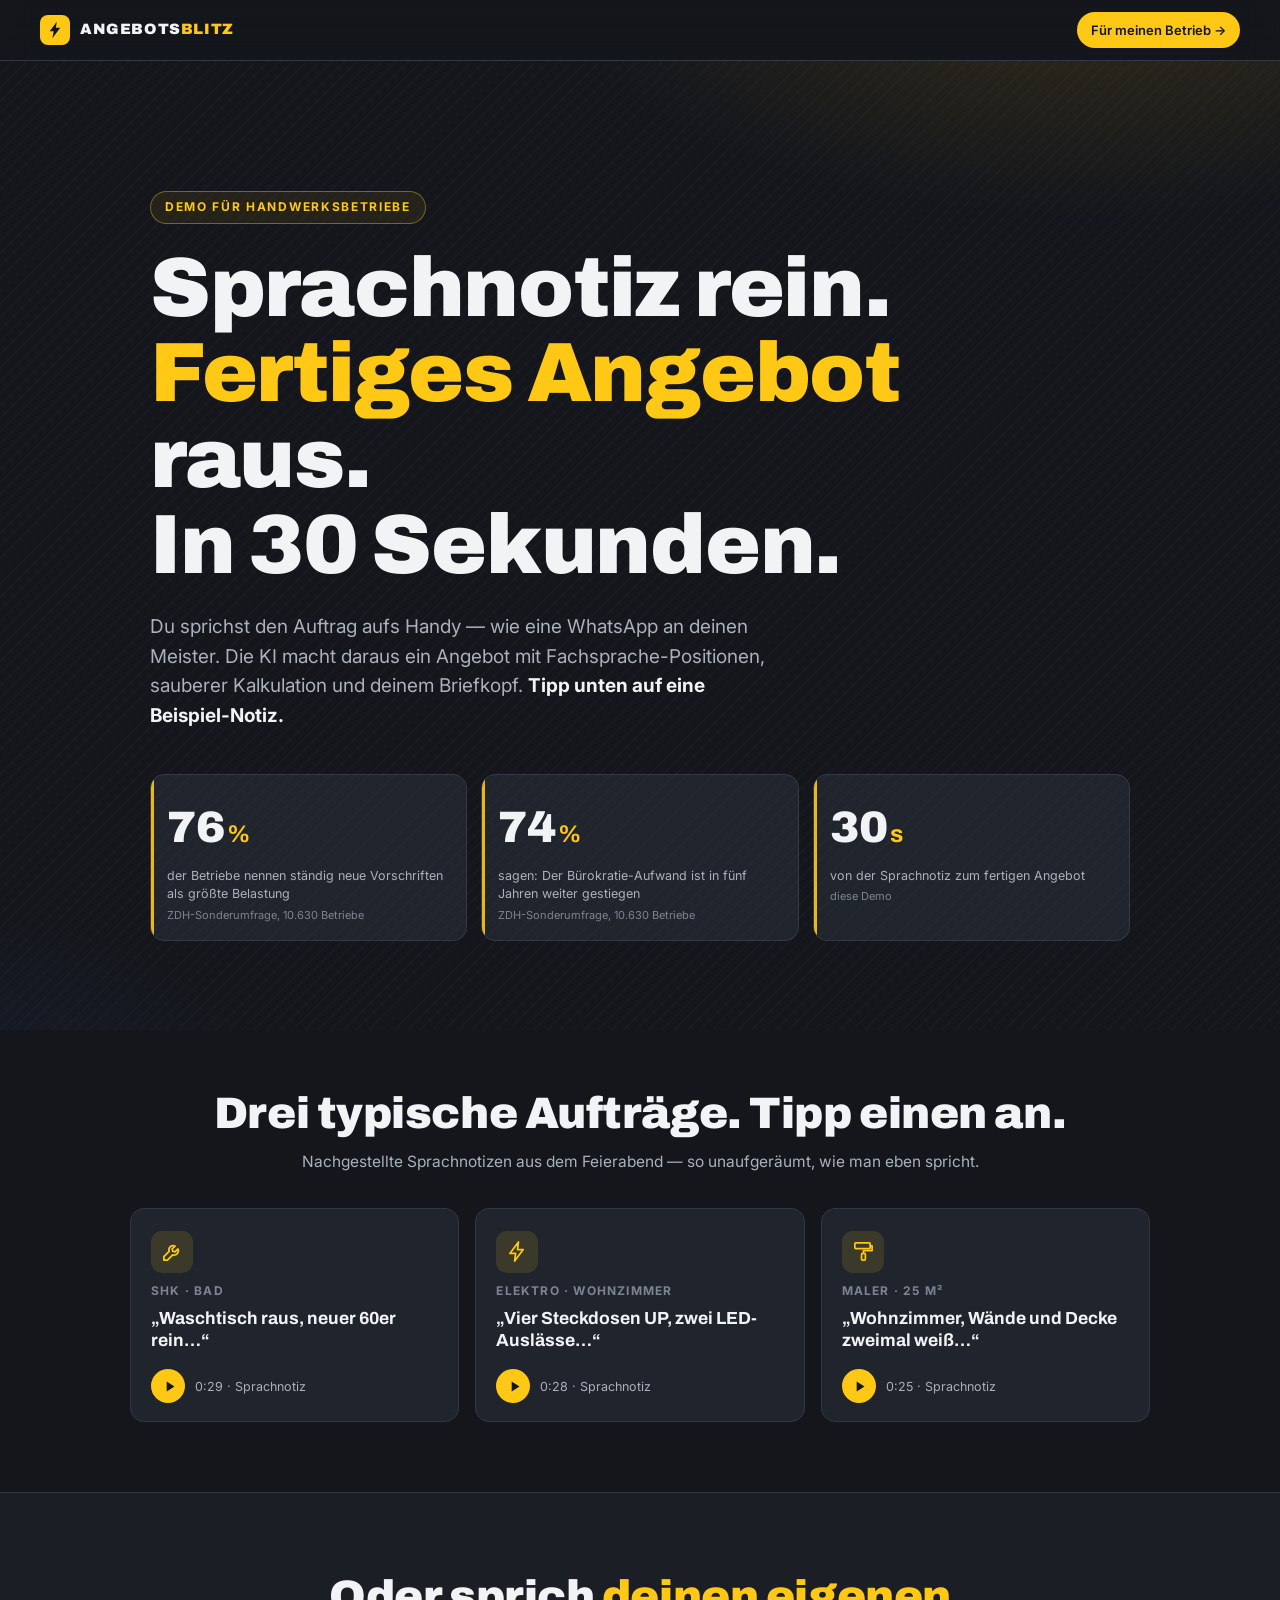
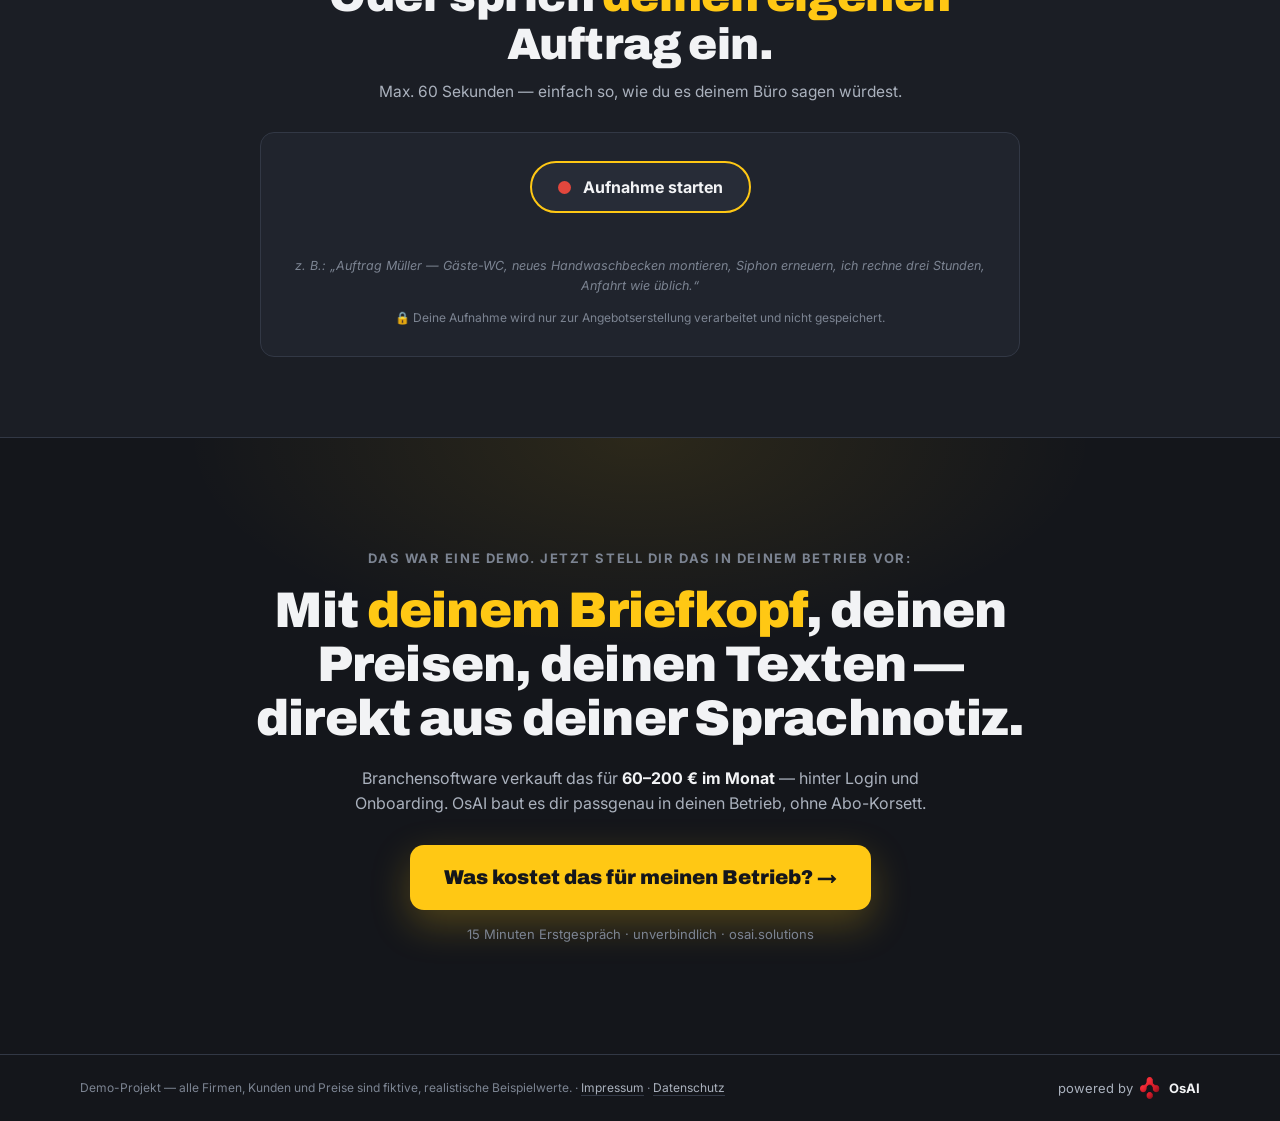
<file: index.html>
<!DOCTYPE html>
<html lang="de">
<head>
  <meta charset="UTF-8">
  <meta name="viewport" content="width=device-width, initial-scale=1.0">
  <title>Angebots-Blitz — Sprachnotiz rein, fertiges Angebot raus. In 30 Sekunden.</title>
  <meta name="description" content="Handwerker-Demo: Eine Sprachnotiz wird in ~30 Sekunden zu einem fertigen, professionellen Angebot — Fachsprache-Positionen, Material/Lohn getrennt, Netto/USt/Brutto, PDF. Powered by OsAI.">
  <meta property="og:title" content="Angebots-Blitz — Sprachnotiz → fertiges Angebot in 30 Sekunden">
  <meta property="og:description" content="Branchenumfragen zufolge ist Bürokratie die Top-Last im Handwerk. Diese Demo zeigt: Angebot schreiben muss kein Feierabend-Killer sein.">
  <meta property="og:type" content="website">
  <meta property="og:url" content="https://angebots-blitz.demo.osai.solutions/">
  <meta property="og:image" content="https://angebots-blitz.demo.osai.solutions/assets/img/og.png">
  <meta property="og:locale" content="de_DE">
  <meta name="twitter:card" content="summary_large_image">
  <link rel="icon" href="data:image/svg+xml,<svg xmlns='http://www.w3.org/2000/svg' viewBox='0 0 100 100'><rect width='100' height='100' rx='20' fill='%2316181d'/><path d='M58 12 26 56h18l-6 32 36-48H54l4-28z' fill='%23ffc814'/></svg>">
  <link rel="preconnect" href="https://fonts.googleapis.com">
  <link rel="preconnect" href="https://fonts.gstatic.com" crossorigin>
  <link href="https://fonts.googleapis.com/css2?family=Archivo:wght@500;700;900&family=Inter:wght@400;500;600;700&display=swap" rel="stylesheet">
  <link rel="stylesheet" href="assets/css/style.css">
</head>
<body>

  <!-- ===== Topbar ===== -->
  <header class="topbar">
    <a class="topbar-brand" href="#top">
      <span class="blitz-mark" aria-hidden="true">
        <svg viewBox="0 0 100 100"><path d="M58 12 26 56h18l-6 32 36-48H54l4-28z" fill="currentColor"/></svg>
      </span>
      <span class="topbar-word">ANGEBOTS<em>BLITZ</em></span>
    </a>
    <a class="topbar-cta" href="https://osai.solutions?utm_source=angebots-blitz" target="_blank" rel="noopener">Für meinen Betrieb&nbsp;→</a>
  </header>

  <main id="top">

    <!-- ===== Hero ===== -->
    <section class="hero">
      <div class="hero-inner">
        <p class="hero-kicker reveal">Demo für Handwerksbetriebe</p>
        <h1 class="hero-claim reveal">Sprachnotiz rein.<br><span class="accent">Fertiges Angebot</span> raus.<br>In 30&nbsp;Sekunden.</h1>
        <p class="hero-sub reveal">Du sprichst den Auftrag aufs Handy — wie eine WhatsApp an deinen Meister. Die KI macht daraus ein Angebot mit Fachsprache-Positionen, sauberer Kalkulation und deinem Briefkopf. <strong>Tipp unten auf eine Beispiel-Notiz.</strong></p>
        <div class="hero-stats reveal">
          <div class="stat"><span class="stat-num" data-count="76">0</span><span class="stat-unit">%</span><span class="stat-label">der Betriebe nennen ständig neue Vorschriften als größte Belastung<span class="stat-src">ZDH-Sonderumfrage, 10.630 Betriebe</span></span></div>
          <div class="stat"><span class="stat-num" data-count="74">0</span><span class="stat-unit">%</span><span class="stat-label">sagen: Der Bürokratie-Aufwand ist in fünf Jahren weiter gestiegen<span class="stat-src">ZDH-Sonderumfrage, 10.630 Betriebe</span></span></div>
          <div class="stat"><span class="stat-num" data-count="30">0</span><span class="stat-unit">s</span><span class="stat-label">von der Sprachnotiz zum fertigen Angebot<span class="stat-src">diese Demo</span></span></div>
        </div>
      </div>
      <div class="hero-grain" aria-hidden="true"></div>
    </section>

    <!-- ===== Kacheln ===== -->
    <section class="tiles-section" id="kacheln">
      <h2 class="section-title reveal">Drei typische Aufträge.<br class="mobile-br"> Tipp einen an.</h2>
      <p class="section-sub reveal">Nachgestellte Sprachnotizen aus dem Feierabend — so unaufgeräumt, wie man eben spricht.</p>
      <div class="tiles">
        <button class="tile reveal" data-scenario="shk" data-testid="tile-shk">
          <span class="tile-icon" aria-hidden="true"><svg viewBox="0 0 24 24" fill="none" stroke="currentColor" stroke-width="1.8" stroke-linecap="round" stroke-linejoin="round"><path d="M14.7 6.3a4.5 4.5 0 0 0-6.2 5.5L3 17.3V21h3.7l5.5-5.5a4.5 4.5 0 0 0 5.5-6.2l-3 3-2.5-.6-.6-2.5 3.1-2.9z"/></svg></span>
          <span class="tile-trade">SHK · Bad</span>
          <span class="tile-title">„Waschtisch raus, neuer 60er rein…“</span>
          <span class="tile-meta"><span class="tile-play"><svg viewBox="0 0 24 24" fill="currentColor"><path d="M8 5v14l11-7z"/></svg></span><span class="tile-dur">0:29 · Sprachnotiz</span></span>
        </button>
        <button class="tile reveal" data-scenario="elektro" data-testid="tile-elektro">
          <span class="tile-icon" aria-hidden="true"><svg viewBox="0 0 24 24" fill="none" stroke="currentColor" stroke-width="1.8" stroke-linecap="round" stroke-linejoin="round"><path d="M13 2 4 14h6l-1 8 9-12h-6l1-8z"/></svg></span>
          <span class="tile-trade">Elektro · Wohnzimmer</span>
          <span class="tile-title">„Vier Steckdosen UP, zwei LED-Auslässe…“</span>
          <span class="tile-meta"><span class="tile-play"><svg viewBox="0 0 24 24" fill="currentColor"><path d="M8 5v14l11-7z"/></svg></span><span class="tile-dur">0:28 · Sprachnotiz</span></span>
        </button>
        <button class="tile reveal" data-scenario="maler" data-testid="tile-maler">
          <span class="tile-icon" aria-hidden="true"><svg viewBox="0 0 24 24" fill="none" stroke="currentColor" stroke-width="1.8" stroke-linecap="round" stroke-linejoin="round"><path d="M19 3H5a1 1 0 0 0-1 1v4a1 1 0 0 0 1 1h14a1 1 0 0 0 1-1V4a1 1 0 0 0-1-1z"/><path d="M20 6h2v5h-9v3"/><rect x="11" y="14" width="4" height="7" rx="1"/></svg></span>
          <span class="tile-trade">Maler · 25 m²</span>
          <span class="tile-title">„Wohnzimmer, Wände und Decke zweimal weiß…“</span>
          <span class="tile-meta"><span class="tile-play"><svg viewBox="0 0 24 24" fill="currentColor"><path d="M8 5v14l11-7z"/></svg></span><span class="tile-dur">0:25 · Sprachnotiz</span></span>
        </button>
      </div>
    </section>

    <!-- ===== Demo-Stage ===== -->
    <section class="stage-section" id="demo" hidden>
      <div class="stage-tabs" id="stage-tabs" data-testid="stage-tabs">
        <button class="stage-tab" data-scenario="shk" type="button">SHK · Bad</button>
        <button class="stage-tab" data-scenario="elektro" type="button">Elektro</button>
        <button class="stage-tab" data-scenario="maler" type="button">Maler</button>
      </div>
      <div class="stage">
        <!-- Sprachnotiz / Transkript -->
        <div class="voice-panel" data-testid="voice-panel">
          <div class="voice-head">
            <span class="voice-avatar" aria-hidden="true"><svg viewBox="0 0 24 24" fill="none" stroke="currentColor" stroke-width="1.8" stroke-linecap="round"><rect x="9" y="2" width="6" height="12" rx="3"/><path d="M5 10a7 7 0 0 0 14 0M12 17v4"/></svg></span>
            <div class="voice-title-wrap">
              <span class="voice-title" id="voice-title">Sprachnotiz</span>
              <span class="voice-state" id="voice-state">wird transkribiert …</span>
            </div>
            <span class="voice-wave" id="voice-wave" aria-hidden="true"><i></i><i></i><i></i><i></i><i></i></span>
          </div>
          <p class="voice-transcript" id="voice-transcript" data-testid="transcript" aria-live="polite"></p>
          <div class="ki-steps" id="ki-steps" aria-live="polite"></div>
          <button class="skip-btn" id="skip-btn" data-testid="skip-btn" type="button" hidden>Direkt zum Ergebnis&nbsp;»</button>
        </div>

        <!-- Dokument-Viewer -->
        <div class="doc-wrap">
          <div class="doc-toolbar" id="doc-toolbar">
            <div class="brand-switch" id="brand-switch" data-testid="brand-switch">
              <span class="brand-switch-label">Briefkopf:</span>
              <div class="brand-chips" id="brand-chips"></div>
            </div>
            <button class="pdf-btn" id="pdf-btn" data-testid="pdf-btn" type="button">
              <svg viewBox="0 0 24 24" fill="none" stroke="currentColor" stroke-width="2" stroke-linecap="round" stroke-linejoin="round"><path d="M12 3v12m0 0 4-4m-4 4-4-4M4 17v2a2 2 0 0 0 2 2h12a2 2 0 0 0 2-2v-2"/></svg>
              Als PDF speichern
            </button>
          </div>

          <article class="doc" id="doc" data-testid="doc">
            <header class="doc-head">
              <div class="doc-brand">
                <span class="doc-logo" id="doc-logo">MH</span>
                <div class="doc-brand-text">
                  <strong id="doc-firm-name">Muster Haustechnik GmbH</strong>
                  <span id="doc-firm-tagline">Sanitär · Heizung · Klima</span>
                </div>
              </div>
              <div class="doc-firm-meta" id="doc-firm-meta">
                Werkstattring 14 · 71332 Waiblingen<br>
                Tel. 07151 / 98 76 54<br>
                info@muster-haustechnik.de
              </div>
            </header>

            <div class="doc-address-row">
              <div class="doc-address">
                <span class="doc-address-label" id="doc-sender-line">Muster Haustechnik GmbH · Werkstattring 14 · 71332 Waiblingen</span>
                <span id="doc-kunde">—</span>
              </div>
              <table class="doc-meta-table">
                <tr><td>Angebot Nr.</td><td id="doc-nr" data-testid="doc-nr">—</td></tr>
                <tr><td>Datum</td><td id="doc-datum">—</td></tr>
                <tr><td>Gültig bis</td><td id="doc-bindefrist">—</td></tr>
              </table>
            </div>

            <h2 class="doc-title">Angebot — <span id="doc-projekt">…</span></h2>
            <p class="doc-intro">Sehr geehrte Damen und Herren,<br>vielen Dank für Ihre Anfrage. Gerne bieten wir Ihnen die nachfolgenden Leistungen an:</p>

            <table class="doc-table" data-testid="doc-table">
              <thead>
                <tr><th>Pos.</th><th>Beschreibung</th><th class="num">Menge</th><th>Einheit</th><th class="num">EP&nbsp;€</th><th class="num">GP&nbsp;€</th></tr>
              </thead>
              <tbody id="doc-positions"></tbody>
            </table>

            <div class="doc-sums">
              <div class="doc-split" id="doc-split"></div>
              <table class="doc-sums-table">
                <tr><td>Summe netto</td><td class="num" id="sum-netto" data-testid="sum-netto">0,00&nbsp;€</td></tr>
                <tr><td>zzgl. 19&nbsp;% USt.</td><td class="num" id="sum-ust" data-testid="sum-ust">0,00&nbsp;€</td></tr>
                <tr class="doc-total"><td>Gesamtbetrag</td><td class="num" id="sum-brutto" data-testid="sum-brutto">0,00&nbsp;€</td></tr>
              </table>
            </div>

            <div class="doc-terms" id="doc-terms">
              <p><strong>Bindefrist:</strong> Dieses Angebot ist 4 Wochen ab Angebotsdatum gültig.</p>
              <p><strong>Zahlungsbedingungen:</strong> Zahlbar innerhalb von 14 Tagen nach Rechnungserhalt ohne Abzug.</p>
              <p><strong>Gewährleistung:</strong> Es gelten die gesetzlichen Gewährleistungsfristen nach BGB. Ausführung nach den anerkannten Regeln der Technik.</p>
            </div>
            <div class="doc-sign">
              <p>Mit freundlichen Grüßen</p>
              <p class="doc-sign-name" id="doc-sign-name">Muster Haustechnik GmbH</p>
              <p class="doc-sign-meta" id="doc-sign-meta">USt-IdNr. DE 123 456 789 · Handwerksrolle: fiktiver Demo-Eintrag</p>
            </div>
            <div class="doc-demo-stamp" aria-hidden="true">DEMO</div>
          </article>

          <!-- So kalkuliert die KI -->
          <details class="calc-details reveal" id="calc-details" data-testid="calc-details">
            <summary>So kalkuliert die KI <svg viewBox="0 0 24 24" fill="none" stroke="currentColor" stroke-width="2.2" stroke-linecap="round"><path d="m6 9 6 6 6-6"/></svg></summary>
            <div class="calc-body">
              <p><strong>Stundenverrechnungssatz statt Bauchgefühl.</strong> Der Satz (hier z.&nbsp;B. 72&nbsp;€/h SHK, 68&nbsp;€/h Elektro) deckt nicht nur den Lohn, sondern auch Lohnnebenkosten, Fahrzeuge, Werkstatt, Verwaltung und Gewinn — deshalb liegt er deutlich über dem reinen Monteurlohn.</p>
              <p><strong>Material mit 15&nbsp;% Aufschlag.</strong> Auf Einkaufspreise kalkuliert die KI einen branchenüblichen Materialaufschlag von 15&nbsp;% ein — er deckt Beschaffung, Lagerung und Gewährleistungsrisiko.</p>
              <p><strong>Material und Lohn getrennt</strong>, Anfahrt als eigene Position, Pauschalen nur wo üblich (Kleinmaterial, E-Check). So entsteht ein Angebot, das ein Meister unterschreiben würde.</p>
              <p class="calc-src">Preisniveau-Quellen: handwerk.cloud Stundensatz-Studie 2026 · MyHammer Preisradar. Alle Beträge dieser Demo sind realistische Beispielwerte, keine verbindliche Kalkulation.</p>
            </div>
          </details>
        </div>
      </div>
    </section>

    <!-- ===== Live-Pfad ===== -->
    <section class="live-section reveal" id="live">
      <div class="live-inner">
        <h2 class="section-title">Oder sprich <span class="accent">deinen eigenen</span> Auftrag ein.</h2>
        <p class="section-sub">Max. 60 Sekunden — einfach so, wie du es deinem Büro sagen würdest.</p>
        <div class="live-box" id="live-box">
          <button class="rec-btn" id="rec-btn" data-testid="rec-btn" type="button">
            <span class="rec-dot" aria-hidden="true"></span>
            <span class="rec-label" id="rec-label">Aufnahme starten</span>
          </button>
          <div class="rec-timer" id="rec-timer" hidden>0:00</div>
          <p class="live-status" id="live-status" data-testid="live-status"></p>
          <p class="live-hint">z.&nbsp;B.: „Auftrag Müller — Gäste-WC, neues Handwaschbecken montieren, Siphon erneuern, ich rechne drei Stunden, Anfahrt wie üblich.“</p>
          <p class="dsgvo-line">🔒 Deine Aufnahme wird nur zur Angebotserstellung verarbeitet und nicht gespeichert.</p>
        </div>
      </div>
    </section>

    <!-- ===== CTA ===== -->
    <section class="cta-section reveal" id="cta">
      <div class="cta-inner">
        <p class="cta-kicker">Das war eine Demo. Jetzt stell dir das in deinem Betrieb vor:</p>
        <h2 class="cta-claim">Mit <span class="accent">deinem Briefkopf</span>, deinen Preisen, deinen Texten — direkt aus deiner Sprachnotiz.</h2>
        <p class="cta-compare">Branchensoftware verkauft das für <strong>60–200&nbsp;€ im Monat</strong> — hinter Login und Onboarding. OsAI baut es dir passgenau in deinen Betrieb, ohne Abo-Korsett.</p>
        <a class="cta-btn" href="https://osai.solutions?utm_source=angebots-blitz" target="_blank" rel="noopener" data-testid="cta-btn">Was kostet das für meinen Betrieb?&nbsp;→</a>
        <p class="cta-sub">15 Minuten Erstgespräch · unverbindlich · osai.solutions</p>
      </div>
    </section>
  </main>

  <footer class="footer">
    <div class="footer-inner">
      <span class="footer-note">Demo-Projekt — alle Firmen, Kunden und Preise sind fiktive, realistische Beispielwerte. · <a class="footer-legal" href="impressum.html">Impressum</a> · <a class="footer-legal" href="datenschutz.html">Datenschutz</a></span>
      <a class="footer-brand" href="https://osai.solutions?utm_source=angebots-blitz" target="_blank" rel="noopener">
        powered by <img src="assets/img/osai-logo.png" alt="OsAI" width="22" height="22"> <strong>OsAI</strong>
      </a>
    </div>
  </footer>

  <script src="assets/js/scenarios.js"></script>
  <script src="assets/js/app.js"></script>
</body>
</html>
</file>
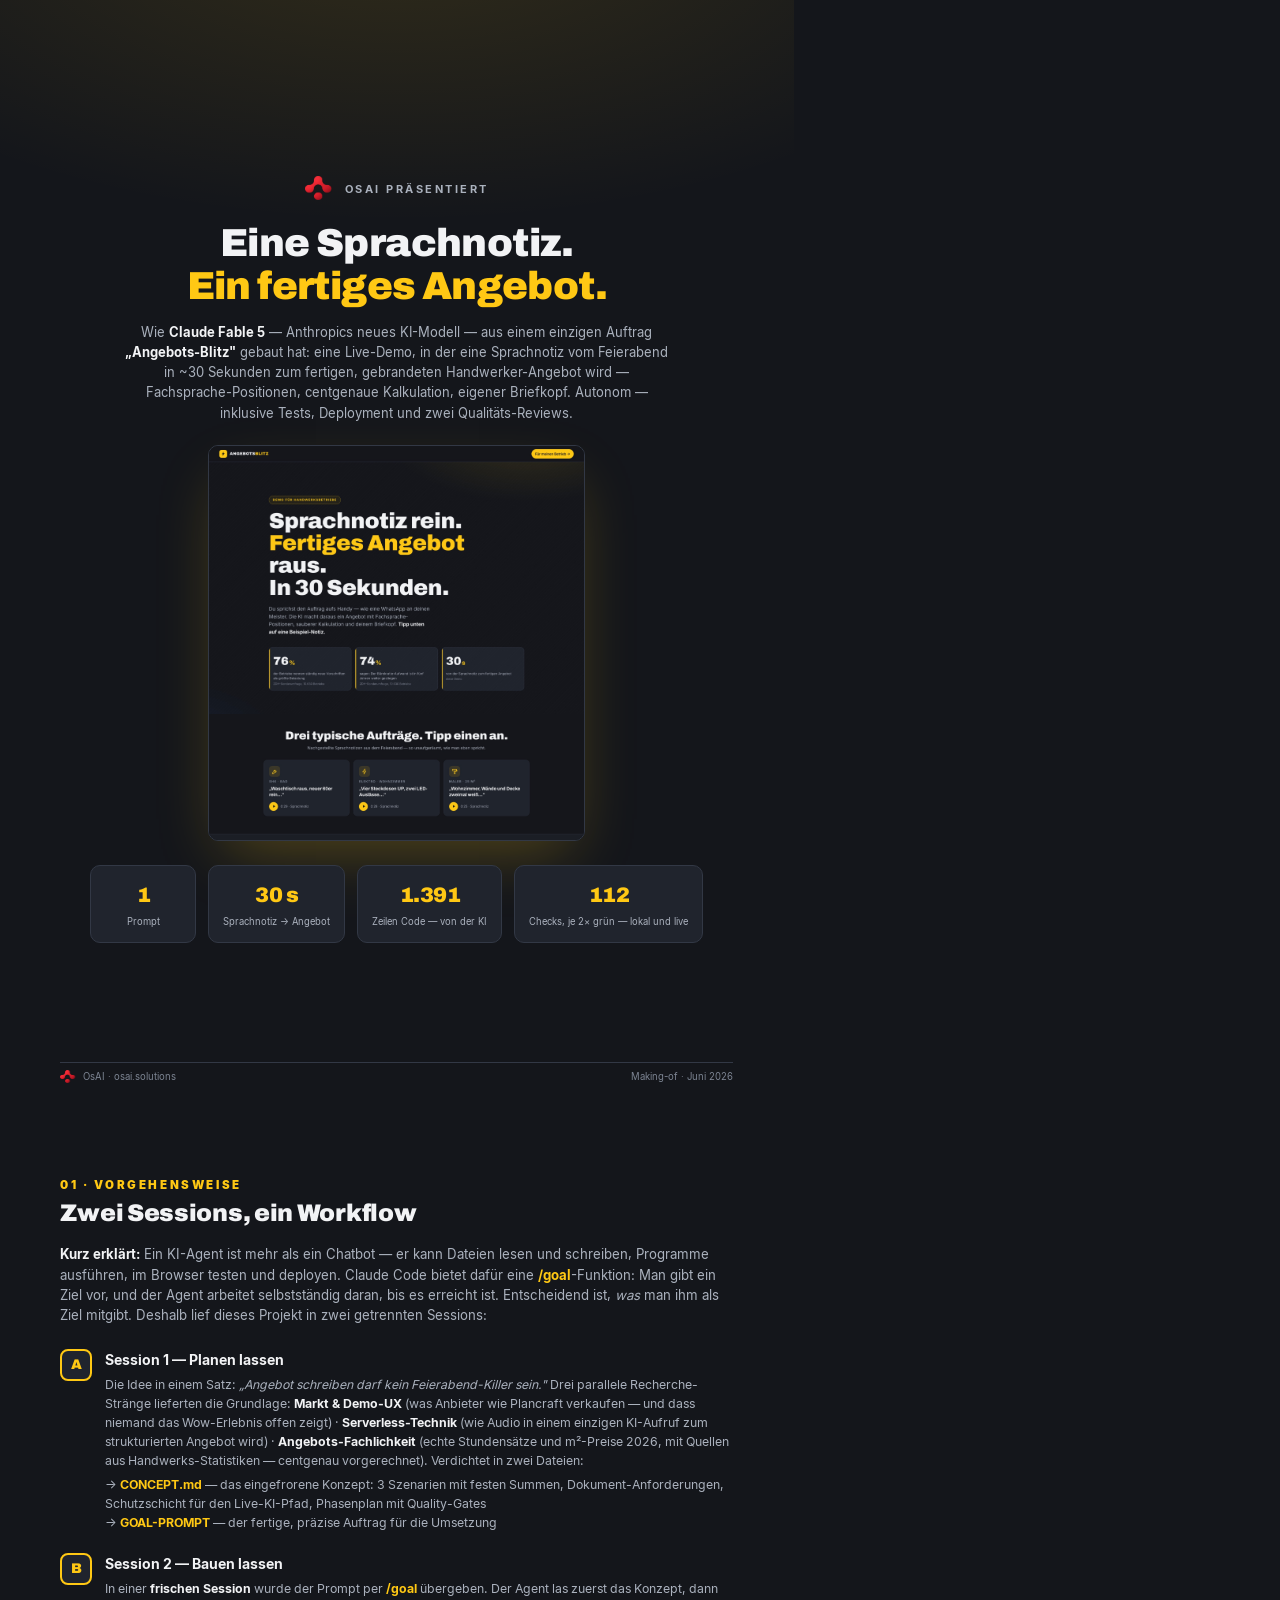
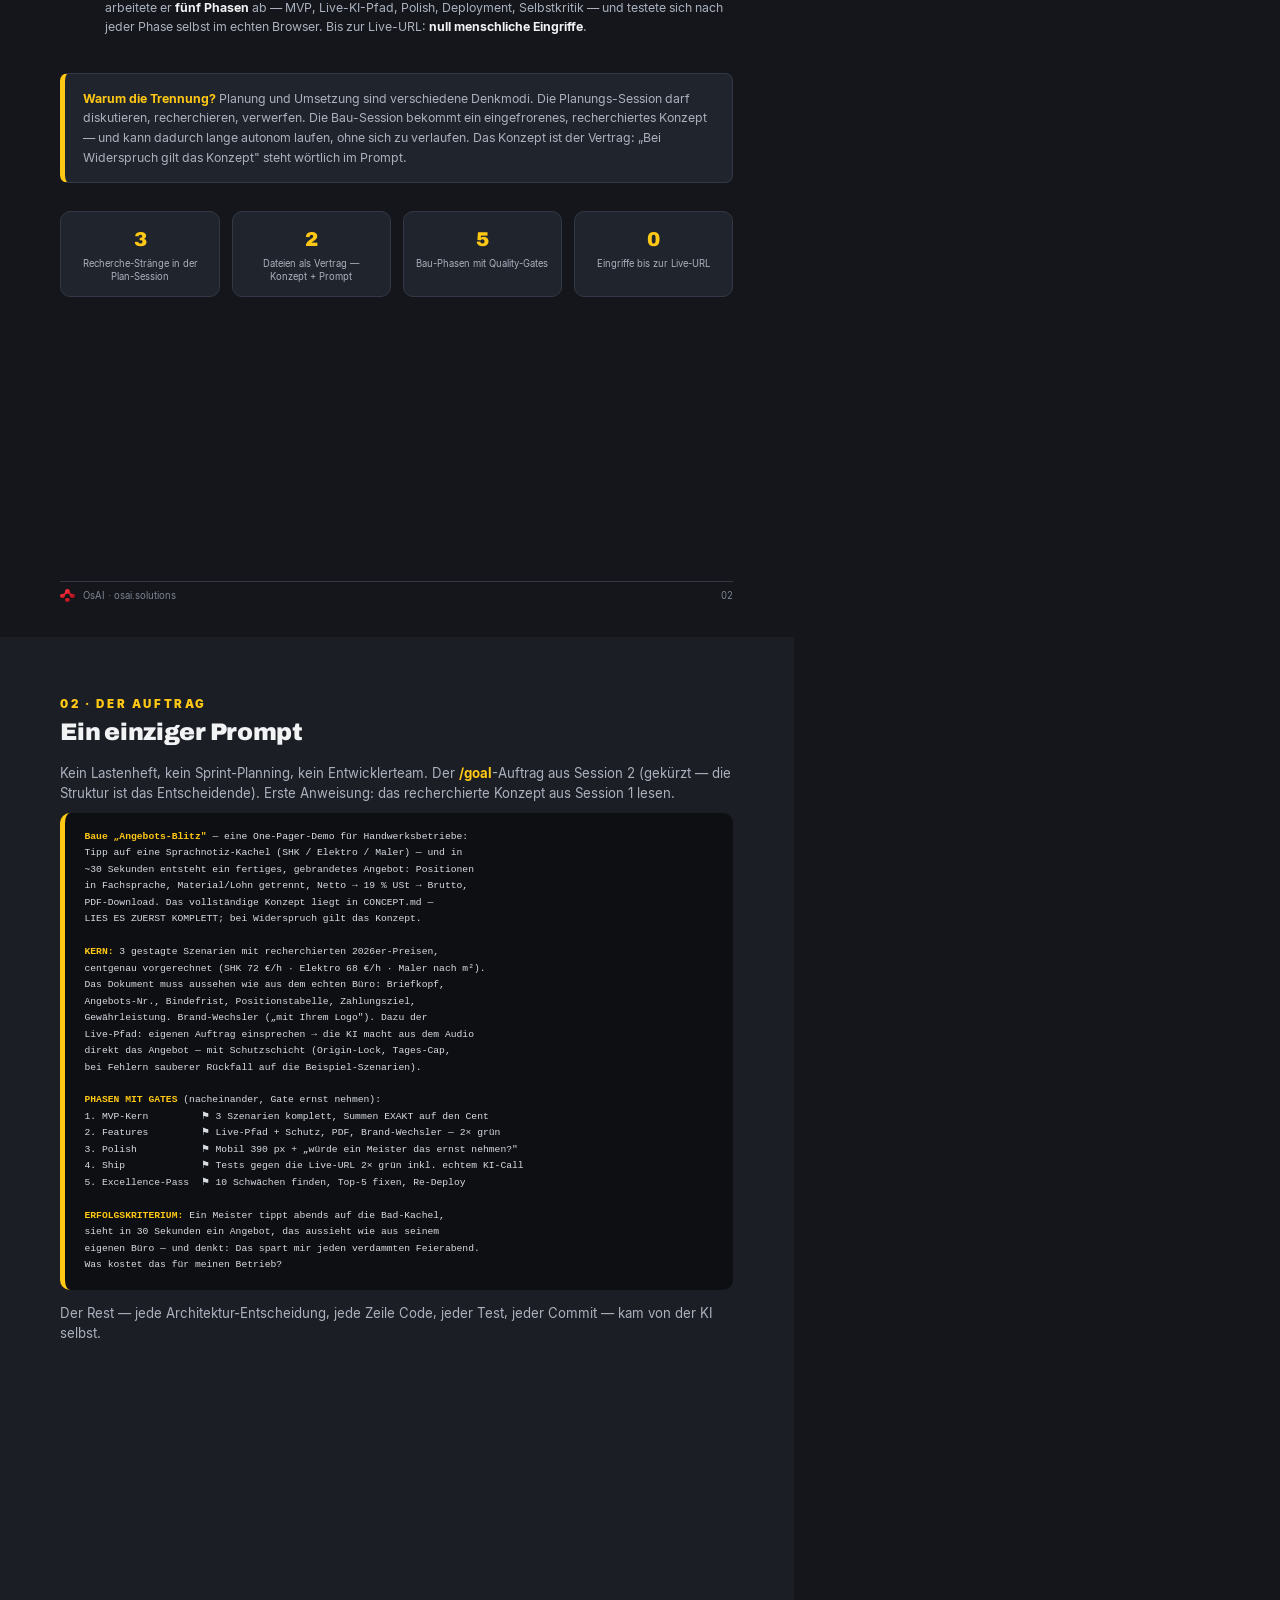
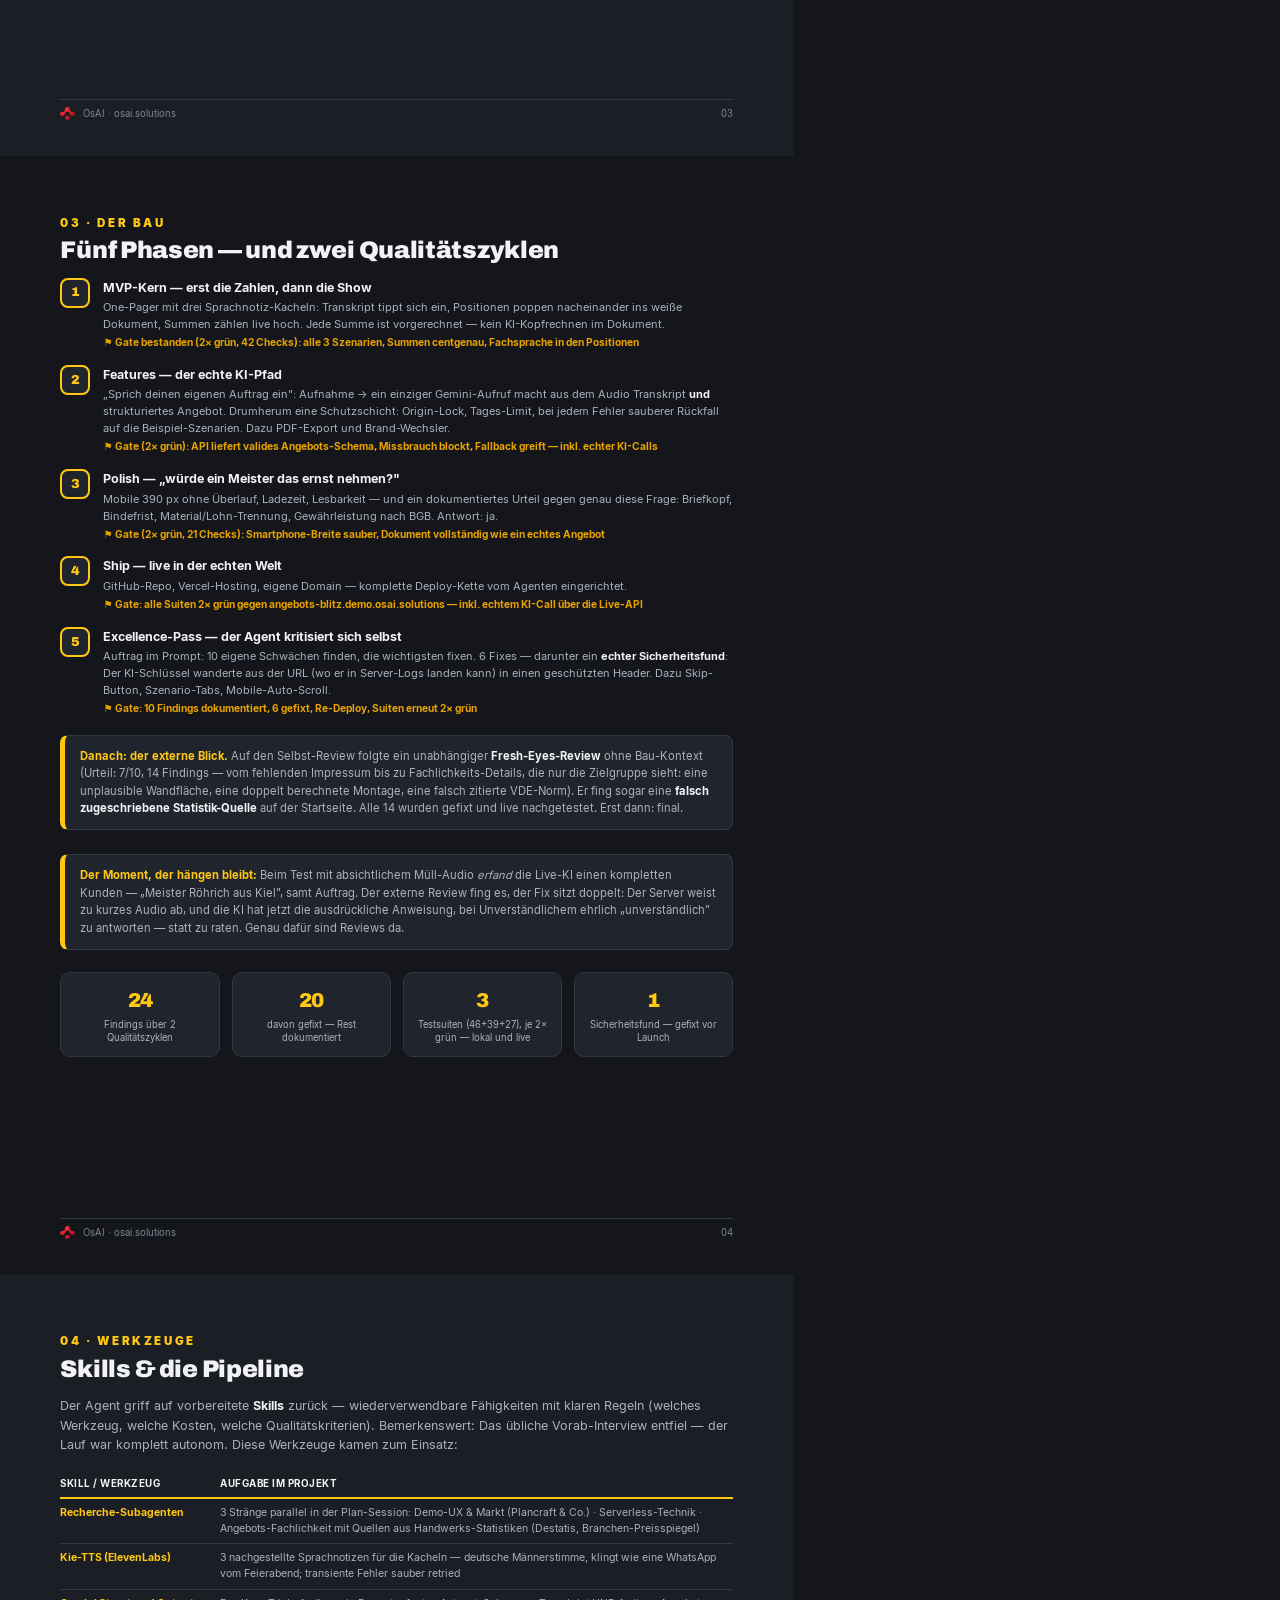
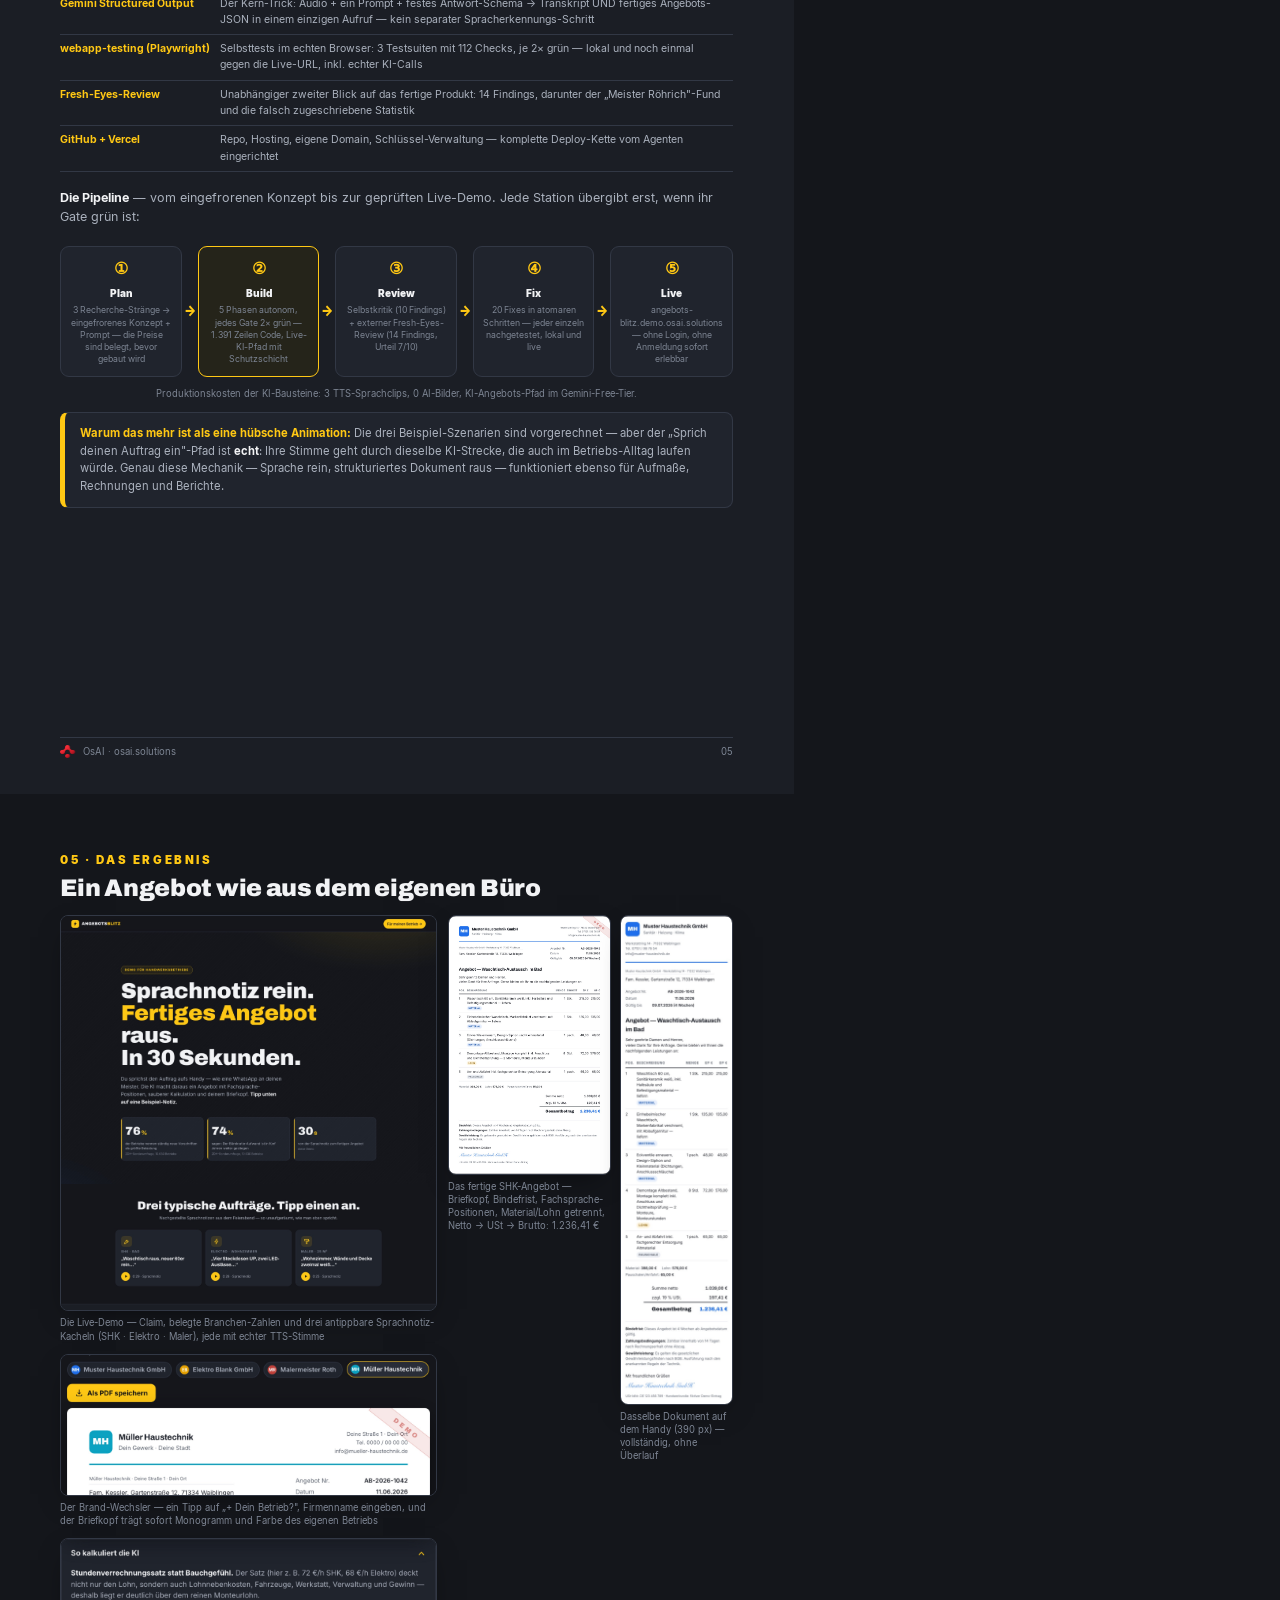
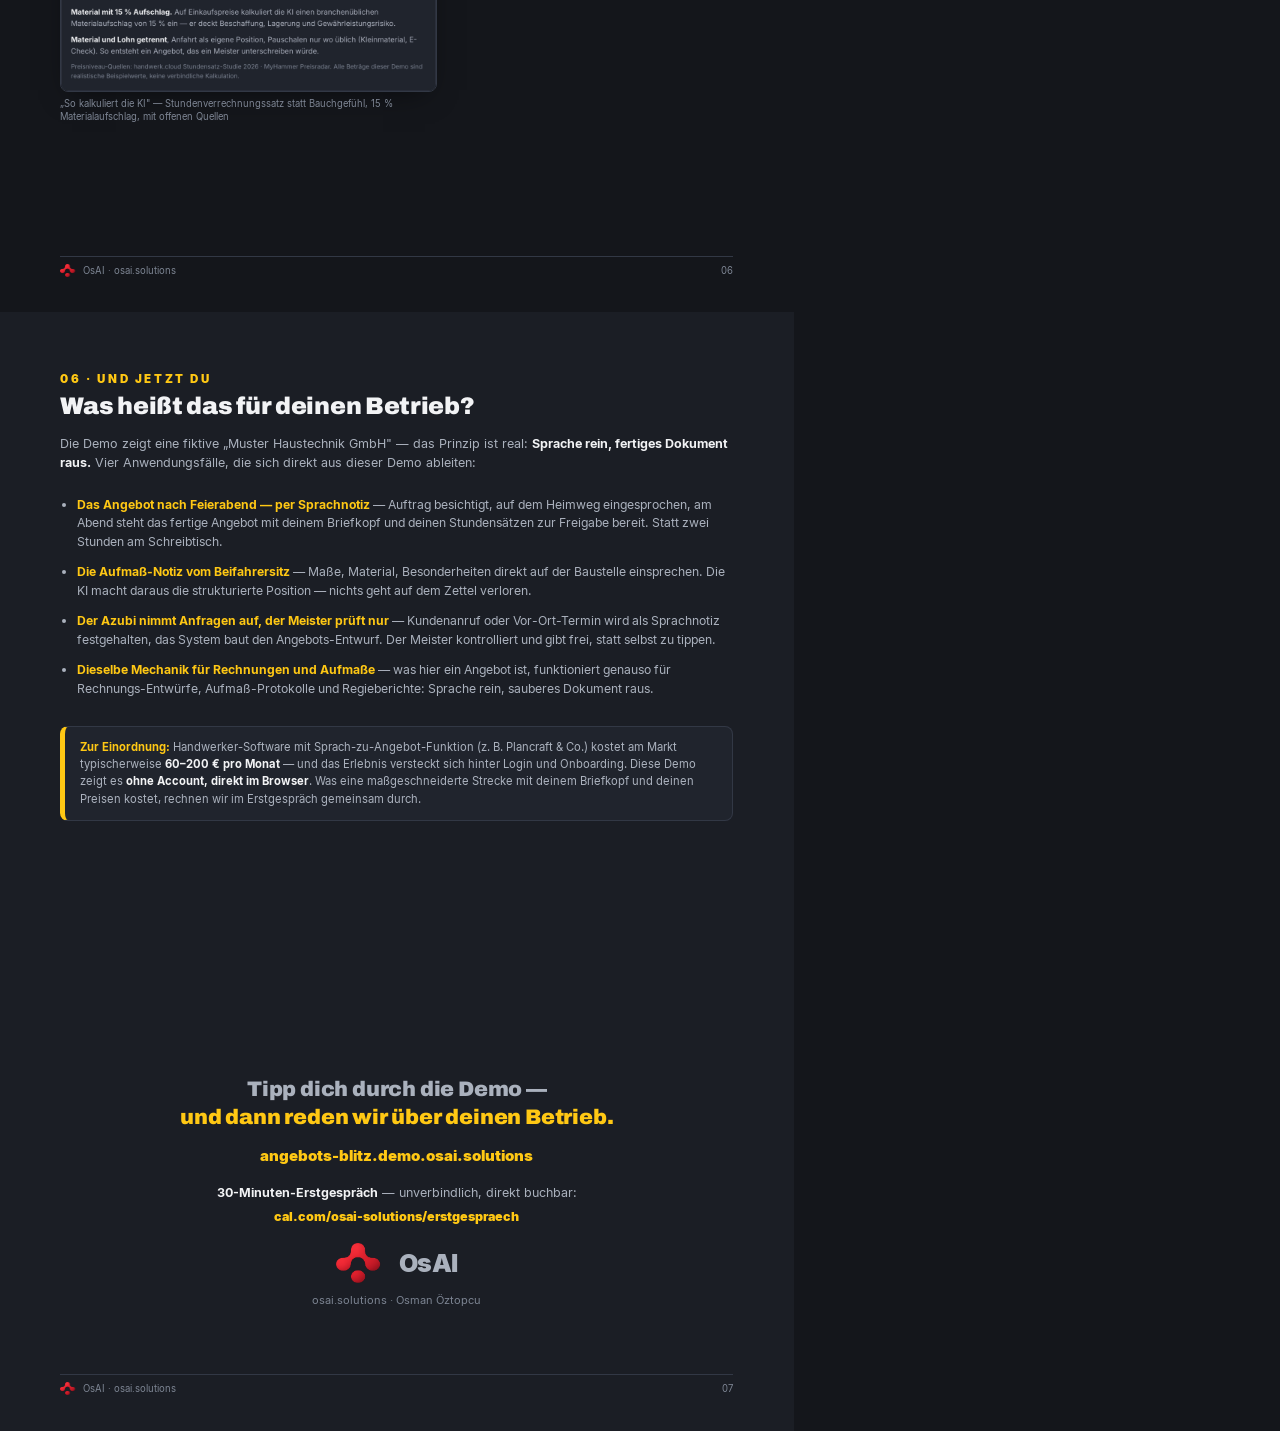
<file: making-of/index.html>
<!doctype html>
<html lang="de">
<head>
<meta charset="utf-8">
<title>Angebots-Blitz — Making-of</title>
<style>
  @font-face { font-family: 'Archivo'; src: url('Archivo.ttf'); font-weight: 100 900; }
  @font-face { font-family: 'Inter'; src: url('Inter-Regular.ttf'); font-weight: 400; }
  @font-face { font-family: 'Inter'; src: url('Inter-Bold.ttf'); font-weight: 700; }
  @font-face { font-family: 'Inter'; src: url('Inter-Black.ttf'); font-weight: 900; }
  * { margin: 0; padding: 0; box-sizing: border-box; }
  :root {
    --bg: #14161b; --bg2: #1b1e25; --panel: #20242d; --panel2: #272c37;
    --line: #323845; --ink: #f2f3f5; --dim: #aab1bd; --faint: #7c8492;
    --gelb: #ffc814; --gelb-deep: #e8a200;
  }
  body { background: var(--bg); color: var(--ink); font-family: 'Inter', system-ui, sans-serif; font-size: 12.5px; line-height: 1.55; -webkit-font-smoothing: antialiased; }
  .page { width: 210mm; height: 296mm; padding: 16mm 16mm; page-break-after: always; position: relative; overflow: hidden; background: var(--bg); display: flex; flex-direction: column; }
  .page:last-child { page-break-after: avoid; }
  .page.alt { background: var(--bg2); }
  h2 { font-family: 'Archivo', sans-serif; font-weight: 900; font-size: 24px; letter-spacing: -0.3px; margin-bottom: 13px; line-height: 1.18; }
  h2 .nr { color: var(--gelb); font-size: 11.5px; font-family: 'Inter'; font-weight: 900; letter-spacing: 2.6px; display: block; margin-bottom: 6px; }
  p { margin-bottom: 9px; color: var(--dim); }
  b { font-weight: 700; color: var(--ink); }
  .accent { color: var(--gelb); } .dimt { color: var(--faint); }
  .footer { position: absolute; bottom: 9mm; left: 16mm; right: 16mm; display: flex; justify-content: space-between; align-items: center; color: var(--faint); font-size: 9.5px; border-top: 1px solid var(--line); padding-top: 7px; }
  .footer img { height: 13px; vertical-align: -3px; margin-right: 6px; }
  img.shot { width: 100%; border: 1px solid var(--line); border-radius: 8px; box-shadow: 0 10px 28px -12px rgba(0,0,0,.6); display: block; }
  .cap { font-size: 9.4px; color: var(--faint); margin: 5px 0 0; line-height: 1.4; }

  /* ── Cover ─────────────────────────────────────── */
  .cover { justify-content: center; text-align: center; background:
    radial-gradient(1100px 520px at 50% -8%, rgba(255,200,20,.13), transparent 60%), var(--bg); }
  .cover .pres { font-size: 11px; font-weight: 700; color: var(--dim); letter-spacing: 2.5px; text-transform: uppercase; margin-bottom: 22px; }
  .cover .pres img { height: 24px; vertical-align: -7px; margin-right: 10px; }
  .cover h1 { font-family: 'Archivo', sans-serif; font-weight: 900; font-size: 39px; line-height: 1.1; letter-spacing: -0.6px; color: var(--ink); margin-bottom: 14px; }
  .cover h1 em { font-style: normal; color: var(--gelb); }
  .cover .sub { color: var(--dim); font-size: 13px; max-width: 82%; margin: 0 auto 22px; }
  .cover img.heroshot { width: 56%; margin: 0 auto 24px; border-radius: 10px; border: 1px solid var(--line); box-shadow: 0 24px 60px -16px rgba(255,200,20,.28); }
  .cover .stats { display: flex; justify-content: center; gap: 12px; }
  .cover .stat { background: var(--panel); border: 1px solid var(--line); border-radius: 10px; padding: 13px 14px; min-width: 106px; }
  .cover .stat b { display: block; font-family: 'Archivo', sans-serif; font-weight: 900; font-size: 21px; color: var(--gelb); margin-bottom: 4px; letter-spacing: -0.5px; }
  .cover .stat span { font-size: 9.4px; color: var(--dim); line-height: 1.35; display: block; }

  /* ── Prompt block ──────────────────────────────── */
  pre.prompt { background: #0d0f13; color: #d8dce3; border-radius: 10px; border-left: 5px solid var(--gelb); padding: 16px 19px; font-family: Menlo, monospace; font-size: 9.7px; line-height: 1.7; white-space: pre-wrap; }
  pre.prompt .hl { color: var(--gelb); font-weight: 700; }

  /* ── Phasen ────────────────────────────────────── */
  .phase { display: flex; gap: 13px; margin-bottom: 12px; }
  .phase .dot { flex: 0 0 30px; height: 30px; border-radius: 8px; background: var(--panel); border: 2px solid var(--gelb); color: var(--gelb); display: flex; align-items: center; justify-content: center; font-size: 13px; font-weight: 900; font-family: 'Archivo', sans-serif; }
  .phase h3 { font-size: 12.5px; font-weight: 700; margin-bottom: 2px; }
  .phase p { font-size: 11px; margin: 0 0 2px; }
  .phase .gate { color: var(--gelb-deep); font-size: 10.2px; font-weight: 700; }

  .callout { background: var(--panel); border: 1px solid var(--line); border-left: 5px solid var(--gelb); border-radius: 8px; padding: 12px 15px; font-size: 11.2px; margin: 12px 0; color: var(--dim); }

  table.skills { width: 100%; border-collapse: collapse; font-size: 10.5px; margin: 8px 0 12px; color: var(--dim); }
  table.skills th { padding: 5px 10px 5px 0; border-bottom: 2px solid var(--gelb); text-align: left; font-size: 9.8px; text-transform: uppercase; letter-spacing: .5px; color: var(--ink); }
  table.skills td { padding: 6px 10px 6px 0; border-bottom: 1px solid var(--line); vertical-align: top; }
  table.skills td:first-child { white-space: nowrap; font-weight: 700; color: var(--gelb); }

  /* ── Pipeline-Visual ───────────────────────────── */
  .flow { display: flex; align-items: stretch; gap: 0; margin: 10px 0 4px; }
  .flow .node { flex: 1; background: var(--panel); border: 1.5px solid var(--line); border-radius: 9px; padding: 11px 9px; text-align: center; display: flex; flex-direction: column; justify-content: flex-start; }
  .flow .node .ico { font-family: 'Archivo', sans-serif; font-weight: 900; font-size: 16px; color: var(--gelb); display: block; margin-bottom: 6px; }
  .flow .node b { display: block; font-size: 10px; font-weight: 900; margin-bottom: 3px; }
  .flow .node span { font-size: 8.7px; color: var(--faint); line-height: 1.4; display: block; }
  .flow .node.hot { border-color: var(--gelb); background: #25241a; }
  .flow .arr { flex: 0 0 16px; display: flex; align-items: center; justify-content: center; color: var(--gelb); font-weight: 900; font-size: 13px; }

  ul.biglist { padding-left: 17px; color: var(--dim); }
  ul.biglist li { margin-bottom: 11px; font-size: 12.2px; }

  .roomy { font-size: 13.2px; }
  .roomy h2 { margin-bottom: 17px; }
  .roomy .phase { margin-bottom: 19px; }
  .roomy .phase .dot { flex: 0 0 32px; height: 32px; font-size: 14px; }
  .roomy .phase p { font-size: 12.3px; }
  .roomy .phase h3 { font-size: 14px; margin-bottom: 4px; }
  .roomy .callout { font-size: 12.3px; padding: 15px 18px; margin-top: 16px; line-height: 1.6; }

  .statstrip { display: flex; gap: 12px; margin-top: 16px; }
  .statstrip .stat { flex: 1; background: var(--panel); border: 1px solid var(--line); border-radius: 10px; padding: 12px 11px; text-align: center; }
  .statstrip .stat b { display: block; font-family: 'Archivo', sans-serif; font-weight: 900; font-size: 20px; color: var(--gelb); letter-spacing: -0.5px; margin-bottom: 3px; }
  .statstrip .stat span { font-size: 9.4px; color: var(--dim); line-height: 1.35; display: block; }

  .cta { text-align: center; margin-top: 20px; }
  .cta .head { font-family: 'Archivo', sans-serif; font-weight: 900; font-size: 21px; letter-spacing: -0.2px; line-height: 1.35; margin-bottom: 12px; }
  .cta .head em { font-style: normal; color: var(--gelb); }
  .cta .link { font-weight: 900; font-size: 15px; color: var(--gelb); margin-bottom: 16px; }
</style>
</head>
<body>

<!-- SEITE 1 — Cover -->
<div class="page cover">
  <div class="pres"><img src="osai-mark.png" alt="">OsAI präsentiert</div>
  <h1>Eine Sprachnotiz.<br><em>Ein fertiges Angebot.</em></h1>
  <p class="sub">Wie <b>Claude Fable 5</b> — Anthropics neues KI-Modell — aus einem einzigen
  Auftrag <b>„Angebots-Blitz"</b> gebaut hat: eine Live-Demo, in der eine Sprachnotiz vom
  Feierabend in ~30 Sekunden zum fertigen, gebrandeten Handwerker-Angebot wird — Fachsprache-Positionen,
  centgenaue Kalkulation, eigener Briefkopf. Autonom — inklusive Tests, Deployment und zwei Qualitäts-Reviews.</p>
  <img class="heroshot" src="shots/hero.jpg" alt="Angebots-Blitz Hero">
  <div class="stats">
    <div class="stat"><b>1</b><span>Prompt</span></div>
    <div class="stat"><b>30 s</b><span>Sprachnotiz → Angebot</span></div>
    <div class="stat"><b>1.391</b><span>Zeilen Code — von der KI</span></div>
    <div class="stat"><b>112</b><span>Checks, je 2× grün — lokal und live</span></div>
  </div>
  <div class="footer"><span><img src="osai-mark.png">OsAI · osai.solutions</span><span>Making-of · Juni 2026</span></div>
</div>

<!-- SEITE 2 — Vorgehensweise -->
<div class="page roomy">
  <h2><span class="nr">01 · VORGEHENSWEISE</span>Zwei Sessions, ein Workflow</h2>
  <p><b>Kurz erklärt:</b> Ein KI-Agent ist mehr als ein Chatbot — er kann Dateien lesen und schreiben,
  Programme ausführen, im Browser testen und deployen. Claude Code bietet dafür eine
  <b class="accent">/goal</b>-Funktion: Man gibt ein Ziel vor, und der Agent arbeitet selbstständig
  daran, bis es erreicht ist. Entscheidend ist, <i>was</i> man ihm als Ziel mitgibt.
  Deshalb lief dieses Projekt in zwei getrennten Sessions:</p>

  <div class="phase" style="margin-top:14px"><div class="dot">A</div><div>
    <h3>Session 1 — Planen lassen</h3>
    <p>Die Idee in einem Satz: <i>„Angebot schreiben darf kein Feierabend-Killer sein."</i>
    Drei parallele Recherche-Stränge lieferten die Grundlage: <b>Markt &amp; Demo-UX</b> (was Anbieter
    wie Plancraft verkaufen — und dass niemand das Wow-Erlebnis offen zeigt) · <b>Serverless-Technik</b>
    (wie Audio in einem einzigen KI-Aufruf zum strukturierten Angebot wird) ·
    <b>Angebots-Fachlichkeit</b> (echte Stundensätze und m²-Preise 2026, mit Quellen aus
    Handwerks-Statistiken — centgenau vorgerechnet). Verdichtet in zwei Dateien:</p>
    <p style="margin-top:5px">→ <b class="accent">CONCEPT.md</b> — das eingefrorene Konzept: 3 Szenarien mit festen
    Summen, Dokument-Anforderungen, Schutzschicht für den Live-KI-Pfad, Phasenplan mit Quality-Gates<br>
    → <b class="accent">GOAL-PROMPT</b> — der fertige, präzise Auftrag für die Umsetzung</p>
  </div></div>

  <div class="phase"><div class="dot">B</div><div>
    <h3>Session 2 — Bauen lassen</h3>
    <p>In einer <b>frischen Session</b> wurde der Prompt per <b class="accent">/goal</b> übergeben. Der Agent
    las zuerst das Konzept, dann arbeitete er <b>fünf Phasen</b> ab — MVP, Live-KI-Pfad, Polish,
    Deployment, Selbstkritik — und testete sich nach jeder Phase selbst im echten Browser.
    Bis zur Live-URL: <b>null menschliche Eingriffe</b>.</p>
  </div></div>

  <div class="callout"><b class="accent">Warum die Trennung?</b> Planung und Umsetzung sind verschiedene Denkmodi.
  Die Planungs-Session darf diskutieren, recherchieren, verwerfen. Die Bau-Session bekommt ein
  eingefrorenes, recherchiertes Konzept — und kann dadurch lange autonom laufen, ohne sich zu
  verlaufen. Das Konzept ist der Vertrag: „Bei Widerspruch gilt das Konzept" steht wörtlich im Prompt.</div>
  <div class="statstrip">
    <div class="stat"><b>3</b><span>Recherche-Stränge in der Plan-Session</span></div>
    <div class="stat"><b>2</b><span>Dateien als Vertrag — Konzept + Prompt</span></div>
    <div class="stat"><b>5</b><span>Bau-Phasen mit Quality-Gates</span></div>
    <div class="stat"><b>0</b><span>Eingriffe bis zur Live-URL</span></div>
  </div>
  <div class="footer"><span><img src="osai-mark.png">OsAI · osai.solutions</span><span>02</span></div>
</div>

<!-- SEITE 3 — Der Prompt -->
<div class="page alt roomy">
  <h2><span class="nr">02 · DER AUFTRAG</span>Ein einziger Prompt</h2>
  <p>Kein Lastenheft, kein Sprint-Planning, kein Entwicklerteam. Der <b class="accent">/goal</b>-Auftrag
  aus Session 2 (gekürzt — die Struktur ist das Entscheidende). Erste Anweisung: das recherchierte
  Konzept aus Session 1 lesen.</p>
  <pre class="prompt"><span class="hl">Baue „Angebots-Blitz"</span> — eine One-Pager-Demo für Handwerksbetriebe:
Tipp auf eine Sprachnotiz-Kachel (SHK / Elektro / Maler) — und in
~30 Sekunden entsteht ein fertiges, gebrandetes Angebot: Positionen
in Fachsprache, Material/Lohn getrennt, Netto → 19 % USt → Brutto,
PDF-Download. Das vollständige Konzept liegt in CONCEPT.md —
LIES ES ZUERST KOMPLETT; bei Widerspruch gilt das Konzept.

<span class="hl">KERN:</span> 3 gestagte Szenarien mit recherchierten 2026er-Preisen,
centgenau vorgerechnet (SHK 72 €/h · Elektro 68 €/h · Maler nach m²).
Das Dokument muss aussehen wie aus dem echten Büro: Briefkopf,
Angebots-Nr., Bindefrist, Positionstabelle, Zahlungsziel,
Gewährleistung. Brand-Wechsler („mit Ihrem Logo"). Dazu der
Live-Pfad: eigenen Auftrag einsprechen → die KI macht aus dem Audio
direkt das Angebot — mit Schutzschicht (Origin-Lock, Tages-Cap,
bei Fehlern sauberer Rückfall auf die Beispiel-Szenarien).

<span class="hl">PHASEN MIT GATES</span> (nacheinander, Gate ernst nehmen):
1. MVP-Kern         ⚑ 3 Szenarien komplett, Summen EXAKT auf den Cent
2. Features         ⚑ Live-Pfad + Schutz, PDF, Brand-Wechsler — 2× grün
3. Polish           ⚑ Mobil 390 px + „würde ein Meister das ernst nehmen?"
4. Ship             ⚑ Tests gegen die Live-URL 2× grün inkl. echtem KI-Call
5. Excellence-Pass  ⚑ 10 Schwächen finden, Top-5 fixen, Re-Deploy

<span class="hl">ERFOLGSKRITERIUM:</span> Ein Meister tippt abends auf die Bad-Kachel,
sieht in 30 Sekunden ein Angebot, das aussieht wie aus seinem
eigenen Büro — und denkt: Das spart mir jeden verdammten Feierabend.
Was kostet das für meinen Betrieb?</pre>
  <p style="margin-top:13px">Der Rest — jede Architektur-Entscheidung, jede Zeile Code, jeder Test,
  jeder Commit — kam von der KI selbst.</p>
  <div class="footer"><span><img src="osai-mark.png">OsAI · osai.solutions</span><span>03</span></div>
</div>

<!-- SEITE 4 — Die Phasen -->
<div class="page">
  <h2><span class="nr">03 · DER BAU</span>Fünf Phasen — und zwei Qualitätszyklen</h2>
  <div class="phase"><div class="dot">1</div><div>
    <h3>MVP-Kern — erst die Zahlen, dann die Show</h3>
    <p>One-Pager mit drei Sprachnotiz-Kacheln: Transkript tippt sich ein, Positionen poppen nacheinander
    ins weiße Dokument, Summen zählen live hoch. Jede Summe ist vorgerechnet — kein KI-Kopfrechnen im Dokument.</p>
    <p class="gate">⚑ Gate bestanden (2× grün, 42 Checks): alle 3 Szenarien, Summen centgenau, Fachsprache in den Positionen</p>
  </div></div>
  <div class="phase"><div class="dot">2</div><div>
    <h3>Features — der echte KI-Pfad</h3>
    <p>„Sprich deinen eigenen Auftrag ein": Aufnahme → ein einziger Gemini-Aufruf macht aus dem Audio
    Transkript <b>und</b> strukturiertes Angebot. Drumherum eine Schutzschicht: Origin-Lock, Tages-Limit,
    bei jedem Fehler sauberer Rückfall auf die Beispiel-Szenarien. Dazu PDF-Export und Brand-Wechsler.</p>
    <p class="gate">⚑ Gate (2× grün): API liefert valides Angebots-Schema, Missbrauch blockt, Fallback greift — inkl. echter KI-Calls</p>
  </div></div>
  <div class="phase"><div class="dot">3</div><div>
    <h3>Polish — „würde ein Meister das ernst nehmen?"</h3>
    <p>Mobile 390 px ohne Überlauf, Ladezeit, Lesbarkeit — und ein dokumentiertes Urteil gegen genau diese
    Frage: Briefkopf, Bindefrist, Material/Lohn-Trennung, Gewährleistung nach BGB. Antwort: ja.</p>
    <p class="gate">⚑ Gate (2× grün, 21 Checks): Smartphone-Breite sauber, Dokument vollständig wie ein echtes Angebot</p>
  </div></div>
  <div class="phase"><div class="dot">4</div><div>
    <h3>Ship — live in der echten Welt</h3>
    <p>GitHub-Repo, Vercel-Hosting, eigene Domain — komplette Deploy-Kette vom Agenten eingerichtet.</p>
    <p class="gate">⚑ Gate: alle Suiten 2× grün gegen angebots-blitz.demo.osai.solutions — inkl. echtem KI-Call über die Live-API</p>
  </div></div>
  <div class="phase"><div class="dot">5</div><div>
    <h3>Excellence-Pass — der Agent kritisiert sich selbst</h3>
    <p>Auftrag im Prompt: 10 eigene Schwächen finden, die wichtigsten fixen. 6 Fixes — darunter ein
    <b>echter Sicherheitsfund</b>: Der KI-Schlüssel wanderte aus der URL (wo er in Server-Logs landen kann)
    in einen geschützten Header. Dazu Skip-Button, Szenario-Tabs, Mobile-Auto-Scroll.</p>
    <p class="gate">⚑ Gate: 10 Findings dokumentiert, 6 gefixt, Re-Deploy, Suiten erneut 2× grün</p>
  </div></div>

  <div class="callout" style="margin-top:4px"><b class="accent">Danach: der externe Blick.</b>
  Auf den Selbst-Review folgte ein unabhängiger <b>Fresh-Eyes-Review</b> ohne Bau-Kontext (Urteil: 7/10,
  14 Findings — vom fehlenden Impressum bis zu Fachlichkeits-Details, die nur die Zielgruppe sieht:
  eine unplausible Wandfläche, eine doppelt berechnete Montage, eine falsch zitierte VDE-Norm).
  Er fing sogar eine <b>falsch zugeschriebene Statistik-Quelle</b> auf der Startseite. Alle 14 wurden
  gefixt und live nachgetestet. Erst dann: final.</div>
  <div class="callout"><b class="accent">Der Moment, der hängen bleibt:</b> Beim Test mit absichtlichem
  Müll-Audio <i>erfand</i> die Live-KI einen kompletten Kunden — „Meister Röhrich aus Kiel", samt Auftrag.
  Der externe Review fing es, der Fix sitzt doppelt: Der Server weist zu kurzes Audio ab, und die KI hat
  jetzt die ausdrückliche Anweisung, bei Unverständlichem ehrlich „unverständlich" zu antworten — statt
  zu raten. Genau dafür sind Reviews da.</div>
  <div class="statstrip" style="margin-top:10px">
    <div class="stat"><b>24</b><span>Findings über 2 Qualitätszyklen</span></div>
    <div class="stat"><b>20</b><span>davon gefixt — Rest dokumentiert</span></div>
    <div class="stat"><b>3</b><span>Testsuiten (46+39+27), je 2× grün — lokal und live</span></div>
    <div class="stat"><b>1</b><span>Sicherheitsfund — gefixt vor Launch</span></div>
  </div>
  <div class="footer"><span><img src="osai-mark.png">OsAI · osai.solutions</span><span>04</span></div>
</div>

<!-- SEITE 5 — Skills & Pipeline -->
<div class="page alt">
  <h2><span class="nr">04 · WERKZEUGE</span>Skills &amp; die Pipeline</h2>
  <p>Der Agent griff auf vorbereitete <b>Skills</b> zurück — wiederverwendbare Fähigkeiten mit klaren
  Regeln (welches Werkzeug, welche Kosten, welche Qualitätskriterien). Bemerkenswert: Das übliche
  Vorab-Interview entfiel — der Lauf war komplett autonom. Diese Werkzeuge kamen zum Einsatz:</p>
  <table class="skills">
    <tr><th>Skill / Werkzeug</th><th>Aufgabe im Projekt</th></tr>
    <tr><td>Recherche-Subagenten</td><td>3 Stränge parallel in der Plan-Session: Demo-UX &amp; Markt (Plancraft &amp; Co.) · Serverless-Technik · Angebots-Fachlichkeit mit Quellen aus Handwerks-Statistiken (Destatis, Branchen-Preisspiegel)</td></tr>
    <tr><td>Kie-TTS (ElevenLabs)</td><td>3 nachgestellte Sprachnotizen für die Kacheln — deutsche Männerstimme, klingt wie eine WhatsApp vom Feierabend; transiente Fehler sauber retried</td></tr>
    <tr><td>Gemini Structured Output</td><td>Der Kern-Trick: Audio + ein Prompt + festes Antwort-Schema → Transkript UND fertiges Angebots-JSON in einem einzigen Aufruf — kein separater Spracherkennungs-Schritt</td></tr>
    <tr><td>webapp-testing (Playwright)</td><td>Selbsttests im echten Browser: 3 Testsuiten mit 112 Checks, je 2× grün — lokal und noch einmal gegen die Live-URL, inkl. echter KI-Calls</td></tr>
    <tr><td>Fresh-Eyes-Review</td><td>Unabhängiger zweiter Blick auf das fertige Produkt: 14 Findings, darunter der „Meister Röhrich"-Fund und die falsch zugeschriebene Statistik</td></tr>
    <tr><td>GitHub + Vercel</td><td>Repo, Hosting, eigene Domain, Schlüssel-Verwaltung — komplette Deploy-Kette vom Agenten eingerichtet</td></tr>
  </table>

  <p style="margin-top:4px"><b>Die Pipeline</b> — vom eingefrorenen Konzept bis zur geprüften Live-Demo.
  Jede Station übergibt erst, wenn ihr Gate grün ist:</p>
  <div class="flow">
    <div class="node"><span class="ico">①</span><b>Plan</b><span>3 Recherche-Stränge → eingefrorenes Konzept + Prompt — die Preise sind belegt, bevor gebaut wird</span></div>
    <div class="arr">→</div>
    <div class="node hot"><span class="ico">②</span><b>Build</b><span>5 Phasen autonom, jedes Gate 2× grün — 1.391 Zeilen Code, Live-KI-Pfad mit Schutzschicht</span></div>
    <div class="arr">→</div>
    <div class="node"><span class="ico">③</span><b>Review</b><span>Selbstkritik (10 Findings) + externer Fresh-Eyes-Review (14 Findings, Urteil 7/10)</span></div>
    <div class="arr">→</div>
    <div class="node"><span class="ico">④</span><b>Fix</b><span>20 Fixes in atomaren Schritten — jeder einzeln nachgetestet, lokal und live</span></div>
    <div class="arr">→</div>
    <div class="node"><span class="ico">⑤</span><b>Live</b><span>angebots-blitz.demo.osai.solutions — ohne Login, ohne Anmeldung sofort erlebbar</span></div>
  </div>
  <p class="cap" style="text-align:center;margin-top:6px">Produktionskosten der KI-Bausteine: 3 TTS-Sprachclips, 0 AI-Bilder, KI-Angebots-Pfad im Gemini-Free-Tier.</p>

  <div class="callout" style="margin-top:12px"><b class="accent">Warum das mehr ist als eine hübsche Animation:</b>
  Die drei Beispiel-Szenarien sind vorgerechnet — aber der „Sprich deinen Auftrag ein"-Pfad ist <b>echt</b>:
  Ihre Stimme geht durch dieselbe KI-Strecke, die auch im Betriebs-Alltag laufen würde. Genau diese Mechanik —
  Sprache rein, strukturiertes Dokument raus — funktioniert ebenso für Aufmaße, Rechnungen und Berichte.</div>
  <div class="footer"><span><img src="osai-mark.png">OsAI · osai.solutions</span><span>05</span></div>
</div>

<!-- SEITE 6 — Das Ergebnis -->
<div class="page">
  <h2><span class="nr">05 · DAS ERGEBNIS</span>Ein Angebot wie aus dem eigenen Büro</h2>
  <div style="display:grid;grid-template-columns:1.32fr 1fr;gap:11px;align-items:start">
    <div>
      <img class="shot" src="shots/hero.jpg"><div class="cap">Die Live-Demo — Claim, belegte Branchen-Zahlen und drei antippbare Sprachnotiz-Kacheln (SHK · Elektro · Maler), jede mit echter TTS-Stimme</div>
      <img class="shot" src="shots/brand-custom.jpg" style="margin-top:11px"><div class="cap">Der Brand-Wechsler — ein Tipp auf „+ Dein Betrieb?", Firmenname eingeben, und der Briefkopf trägt sofort Monogramm und Farbe des eigenen Betriebs</div>
      <img class="shot" src="shots/kalk.jpg" style="margin-top:11px"><div class="cap">„So kalkuliert die KI" — Stundenverrechnungssatz statt Bauchgefühl, 15 % Materialaufschlag, mit offenen Quellen</div>
    </div>
    <div style="display:grid;grid-template-columns:1.18fr 0.82fr;gap:9px;align-items:start">
      <div><img class="shot" src="shots/doc-shk.jpg"><div class="cap">Das fertige SHK-Angebot — Briefkopf, Bindefrist, Fachsprache-Positionen, Material/Lohn getrennt, Netto → USt → Brutto: 1.236,41 €</div></div>
      <div><img class="shot" src="shots/mobile-390.jpg"><div class="cap">Dasselbe Dokument auf dem Handy (390 px) — vollständig, ohne Überlauf</div></div>
    </div>
  </div>
  <div class="footer"><span><img src="osai-mark.png">OsAI · osai.solutions</span><span>06</span></div>
</div>

<!-- SEITE 7 — Business + CTA -->
<div class="page alt">
  <h2><span class="nr">06 · UND JETZT DU</span>Was heißt das für deinen Betrieb?</h2>
  <p>Die Demo zeigt eine fiktive „Muster Haustechnik GmbH" — das Prinzip ist real: <b>Sprache rein,
  fertiges Dokument raus.</b> Vier Anwendungsfälle, die sich direkt aus dieser Demo ableiten:</p>
  <ul class="biglist" style="margin:14px 0 4px">
    <li><b class="accent">Das Angebot nach Feierabend — per Sprachnotiz</b> — Auftrag besichtigt, auf dem
    Heimweg eingesprochen, am Abend steht das fertige Angebot mit deinem Briefkopf und deinen
    Stundensätzen zur Freigabe bereit. Statt zwei Stunden am Schreibtisch.</li>
    <li><b class="accent">Die Aufmaß-Notiz vom Beifahrersitz</b> — Maße, Material, Besonderheiten direkt
    auf der Baustelle einsprechen. Die KI macht daraus die strukturierte Position — nichts geht auf dem
    Zettel verloren.</li>
    <li><b class="accent">Der Azubi nimmt Anfragen auf, der Meister prüft nur</b> — Kundenanruf oder
    Vor-Ort-Termin wird als Sprachnotiz festgehalten, das System baut den Angebots-Entwurf. Der Meister
    kontrolliert und gibt frei, statt selbst zu tippen.</li>
    <li><b class="accent">Dieselbe Mechanik für Rechnungen und Aufmaße</b> — was hier ein Angebot ist,
    funktioniert genauso für Rechnungs-Entwürfe, Aufmaß-Protokolle und Regieberichte: Sprache rein,
    sauberes Dokument raus.</li>
  </ul>
  <div class="callout"><b class="accent">Zur Einordnung:</b> Handwerker-Software mit Sprach-zu-Angebot-Funktion
  (z. B. Plancraft &amp; Co.) kostet am Markt typischerweise <b>60–200 € pro Monat</b> — und das Erlebnis
  versteckt sich hinter Login und Onboarding. Diese Demo zeigt es <b>ohne Account, direkt im Browser</b>.
  Was eine maßgeschneiderte Strecke mit deinem Briefkopf und deinen Preisen kostet, rechnen wir im
  Erstgespräch gemeinsam durch.</div>
  <div class="cta" style="margin-top:auto;margin-bottom:14mm">
    <p class="head">Tipp dich durch die Demo —<br><em>und dann reden wir über deinen Betrieb.</em></p>
    <p class="link">angebots-blitz.demo.osai.solutions</p>
    <p style="margin-bottom:5px"><b>30-Minuten-Erstgespräch</b> — unverbindlich, direkt buchbar:</p>
    <p class="link" style="font-size:12.5px">cal.com/osai-solutions/erstgespraech</p>
    <p style="margin-top:16px"><img src="osai-mark.png" style="height:40px;vertical-align:middle;margin-right:13px"><span style="font-weight:900;font-size:25px;vertical-align:middle;letter-spacing:-0.5px">OsAI</span></p>
    <p class="dimt" style="font-size:11px;margin-top:6px">osai.solutions · Osman Öztopcu</p>
  </div>
  <div class="footer"><span><img src="osai-mark.png">OsAI · osai.solutions</span><span>07</span></div>
</div>

</body>
</html>
</file>
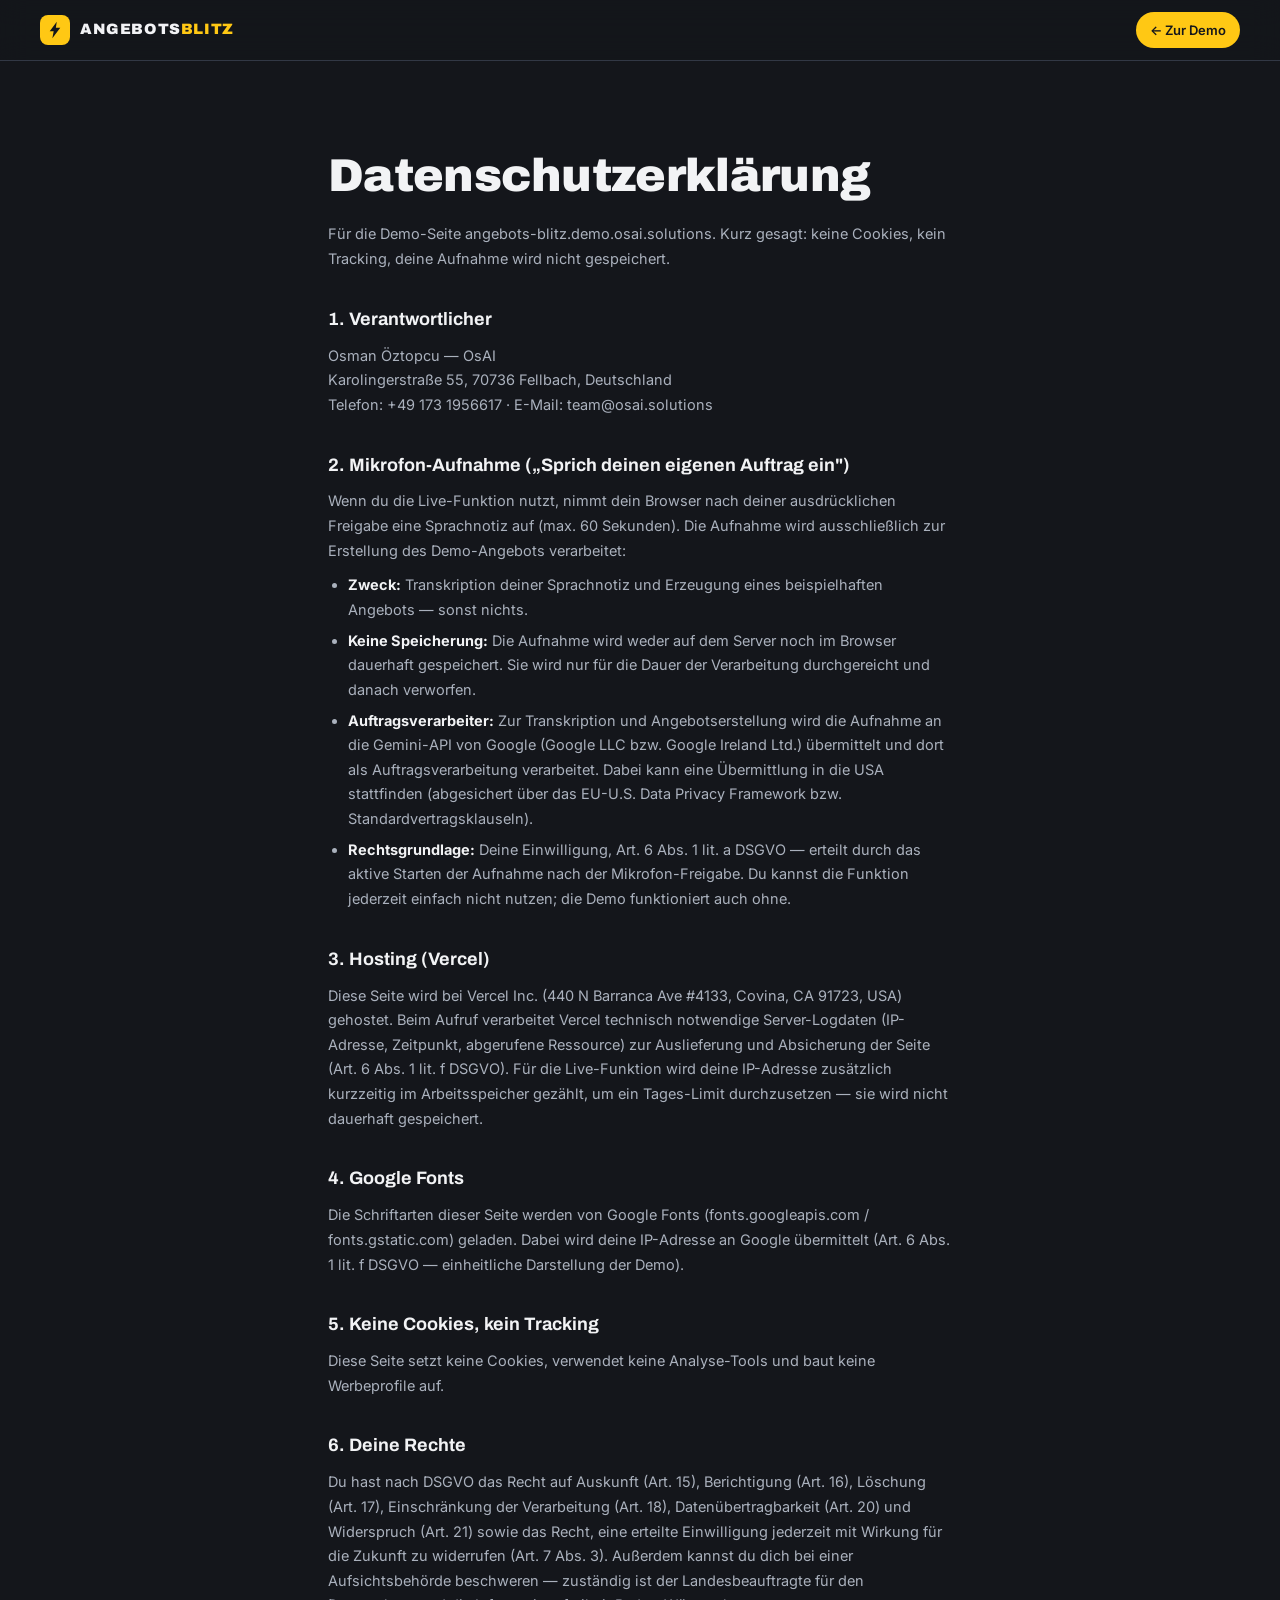
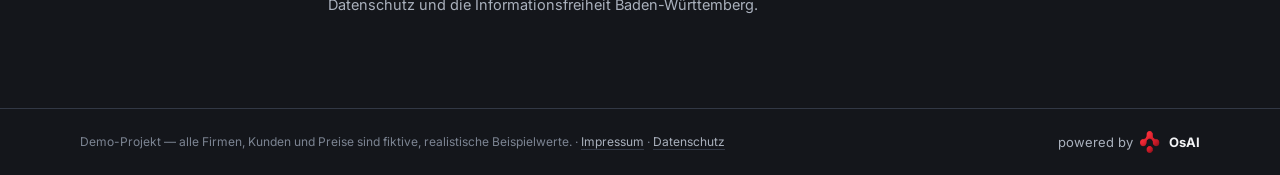
<file: datenschutz.html>
<!DOCTYPE html>
<html lang="de">
<head>
  <meta charset="UTF-8">
  <meta name="viewport" content="width=device-width, initial-scale=1.0">
  <title>Datenschutzerklärung — Angebots-Blitz</title>
  <meta name="description" content="Datenschutzerklärung der Demo-Seite Angebots-Blitz — inkl. Erläuterung der Mikrofon-Verarbeitung.">
  <meta name="robots" content="noindex">
  <link rel="icon" href="data:image/svg+xml,<svg xmlns='http://www.w3.org/2000/svg' viewBox='0 0 100 100'><rect width='100' height='100' rx='20' fill='%2316181d'/><path d='M58 12 26 56h18l-6 32 36-48H54l4-28z' fill='%23ffc814'/></svg>">
  <link rel="preconnect" href="https://fonts.googleapis.com">
  <link rel="preconnect" href="https://fonts.gstatic.com" crossorigin>
  <link href="https://fonts.googleapis.com/css2?family=Archivo:wght@500;700;900&family=Inter:wght@400;500;600;700&display=swap" rel="stylesheet">
  <link rel="stylesheet" href="assets/css/style.css">
</head>
<body>

  <header class="topbar">
    <a class="topbar-brand" href="/">
      <span class="blitz-mark" aria-hidden="true">
        <svg viewBox="0 0 100 100"><path d="M58 12 26 56h18l-6 32 36-48H54l4-28z" fill="currentColor"/></svg>
      </span>
      <span class="topbar-word">ANGEBOTS<em>BLITZ</em></span>
    </a>
    <a class="topbar-cta" href="/">← Zur Demo</a>
  </header>

  <main class="legal-page">
    <h1>Datenschutzerklärung</h1>
    <p class="legal-lead">Für die Demo-Seite angebots-blitz.demo.osai.solutions. Kurz gesagt: keine Cookies, kein Tracking, deine Aufnahme wird nicht gespeichert.</p>

    <h2>1. Verantwortlicher</h2>
    <p>
      Osman Öztopcu — OsAI<br>
      Karolingerstraße 55, 70736 Fellbach, Deutschland<br>
      Telefon: +49 173 1956617 · E-Mail: team@osai.solutions
    </p>

    <h2>2. Mikrofon-Aufnahme („Sprich deinen eigenen Auftrag ein")</h2>
    <p>Wenn du die Live-Funktion nutzt, nimmt dein Browser nach deiner ausdrücklichen Freigabe eine Sprachnotiz auf (max. 60 Sekunden). Die Aufnahme wird ausschließlich zur Erstellung des Demo-Angebots verarbeitet:</p>
    <ul>
      <li><strong>Zweck:</strong> Transkription deiner Sprachnotiz und Erzeugung eines beispielhaften Angebots — sonst nichts.</li>
      <li><strong>Keine Speicherung:</strong> Die Aufnahme wird weder auf dem Server noch im Browser dauerhaft gespeichert. Sie wird nur für die Dauer der Verarbeitung durchgereicht und danach verworfen.</li>
      <li><strong>Auftragsverarbeiter:</strong> Zur Transkription und Angebotserstellung wird die Aufnahme an die Gemini-API von Google (Google LLC bzw. Google Ireland Ltd.) übermittelt und dort als Auftragsverarbeitung verarbeitet. Dabei kann eine Übermittlung in die USA stattfinden (abgesichert über das EU-U.S. Data Privacy Framework bzw. Standardvertragsklauseln).</li>
      <li><strong>Rechtsgrundlage:</strong> Deine Einwilligung, Art. 6 Abs. 1 lit. a DSGVO — erteilt durch das aktive Starten der Aufnahme nach der Mikrofon-Freigabe. Du kannst die Funktion jederzeit einfach nicht nutzen; die Demo funktioniert auch ohne.</li>
    </ul>

    <h2>3. Hosting (Vercel)</h2>
    <p>Diese Seite wird bei Vercel Inc. (440 N Barranca Ave #4133, Covina, CA 91723, USA) gehostet. Beim Aufruf verarbeitet Vercel technisch notwendige Server-Logdaten (IP-Adresse, Zeitpunkt, abgerufene Ressource) zur Auslieferung und Absicherung der Seite (Art. 6 Abs. 1 lit. f DSGVO). Für die Live-Funktion wird deine IP-Adresse zusätzlich kurzzeitig im Arbeitsspeicher gezählt, um ein Tages-Limit durchzusetzen — sie wird nicht dauerhaft gespeichert.</p>

    <h2>4. Google Fonts</h2>
    <p>Die Schriftarten dieser Seite werden von Google Fonts (fonts.googleapis.com / fonts.gstatic.com) geladen. Dabei wird deine IP-Adresse an Google übermittelt (Art. 6 Abs. 1 lit. f DSGVO — einheitliche Darstellung der Demo).</p>

    <h2>5. Keine Cookies, kein Tracking</h2>
    <p>Diese Seite setzt keine Cookies, verwendet keine Analyse-Tools und baut keine Werbeprofile auf.</p>

    <h2>6. Deine Rechte</h2>
    <p>Du hast nach DSGVO das Recht auf Auskunft (Art. 15), Berichtigung (Art. 16), Löschung (Art. 17), Einschränkung der Verarbeitung (Art. 18), Datenübertragbarkeit (Art. 20) und Widerspruch (Art. 21) sowie das Recht, eine erteilte Einwilligung jederzeit mit Wirkung für die Zukunft zu widerrufen (Art. 7 Abs. 3). Außerdem kannst du dich bei einer Aufsichtsbehörde beschweren — zuständig ist der Landesbeauftragte für den Datenschutz und die Informationsfreiheit Baden-Württemberg.</p>
  </main>

  <footer class="footer">
    <div class="footer-inner">
      <span class="footer-note">Demo-Projekt — alle Firmen, Kunden und Preise sind fiktive, realistische Beispielwerte. · <a class="footer-legal" href="impressum.html">Impressum</a> · <a class="footer-legal" href="datenschutz.html">Datenschutz</a></span>
      <a class="footer-brand" href="https://osai.solutions?utm_source=angebots-blitz" target="_blank" rel="noopener">
        powered by <img src="assets/img/osai-logo.png" alt="OsAI" width="22" height="22"> <strong>OsAI</strong>
      </a>
    </div>
  </footer>

</body>
</html>
</file>
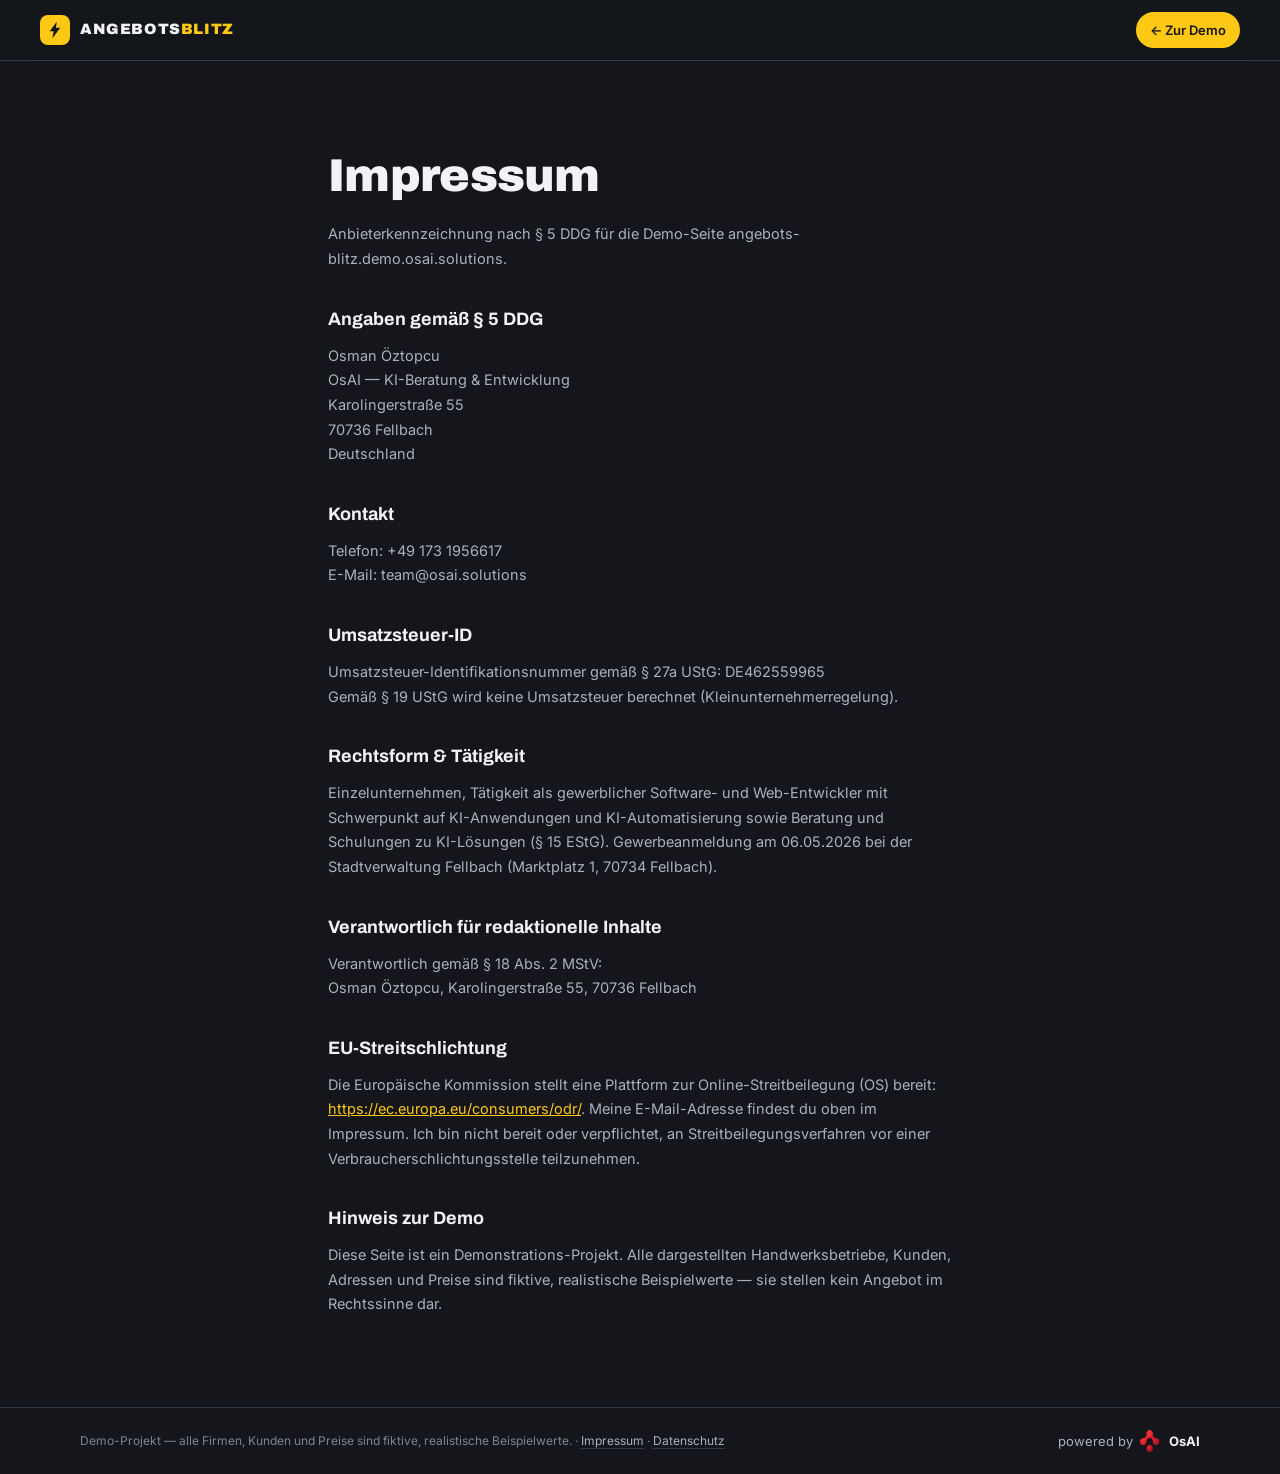
<file: impressum.html>
<!DOCTYPE html>
<html lang="de">
<head>
  <meta charset="UTF-8">
  <meta name="viewport" content="width=device-width, initial-scale=1.0">
  <title>Impressum — Angebots-Blitz</title>
  <meta name="description" content="Impressum der Demo-Seite Angebots-Blitz — Anbieterkennzeichnung nach § 5 DDG.">
  <meta name="robots" content="noindex">
  <link rel="icon" href="data:image/svg+xml,<svg xmlns='http://www.w3.org/2000/svg' viewBox='0 0 100 100'><rect width='100' height='100' rx='20' fill='%2316181d'/><path d='M58 12 26 56h18l-6 32 36-48H54l4-28z' fill='%23ffc814'/></svg>">
  <link rel="preconnect" href="https://fonts.googleapis.com">
  <link rel="preconnect" href="https://fonts.gstatic.com" crossorigin>
  <link href="https://fonts.googleapis.com/css2?family=Archivo:wght@500;700;900&family=Inter:wght@400;500;600;700&display=swap" rel="stylesheet">
  <link rel="stylesheet" href="assets/css/style.css">
</head>
<body>

  <header class="topbar">
    <a class="topbar-brand" href="/">
      <span class="blitz-mark" aria-hidden="true">
        <svg viewBox="0 0 100 100"><path d="M58 12 26 56h18l-6 32 36-48H54l4-28z" fill="currentColor"/></svg>
      </span>
      <span class="topbar-word">ANGEBOTS<em>BLITZ</em></span>
    </a>
    <a class="topbar-cta" href="/">← Zur Demo</a>
  </header>

  <main class="legal-page">
    <h1>Impressum</h1>
    <p class="legal-lead">Anbieterkennzeichnung nach § 5 DDG für die Demo-Seite angebots-blitz.demo.osai.solutions.</p>

    <h2>Angaben gemäß § 5 DDG</h2>
    <p>
      Osman Öztopcu<br>
      OsAI — KI-Beratung &amp; Entwicklung<br>
      Karolingerstraße 55<br>
      70736 Fellbach<br>
      Deutschland
    </p>

    <h2>Kontakt</h2>
    <p>
      Telefon: +49 173 1956617<br>
      E-Mail: team@osai.solutions
    </p>

    <h2>Umsatzsteuer-ID</h2>
    <p>Umsatzsteuer-Identifikationsnummer gemäß § 27a UStG: DE462559965<br>
    Gemäß § 19 UStG wird keine Umsatzsteuer berechnet (Kleinunternehmerregelung).</p>

    <h2>Rechtsform &amp; Tätigkeit</h2>
    <p>Einzelunternehmen, Tätigkeit als gewerblicher Software- und Web-Entwickler mit Schwerpunkt auf KI-Anwendungen und KI-Automatisierung sowie Beratung und Schulungen zu KI-Lösungen (§ 15 EStG). Gewerbeanmeldung am 06.05.2026 bei der Stadtverwaltung Fellbach (Marktplatz 1, 70734 Fellbach).</p>

    <h2>Verantwortlich für redaktionelle Inhalte</h2>
    <p>Verantwortlich gemäß § 18 Abs. 2 MStV:<br>
    Osman Öztopcu, Karolingerstraße 55, 70736 Fellbach</p>

    <h2>EU-Streitschlichtung</h2>
    <p>Die Europäische Kommission stellt eine Plattform zur Online-Streitbeilegung (OS) bereit: <a href="https://ec.europa.eu/consumers/odr/" target="_blank" rel="noopener">https://ec.europa.eu/consumers/odr/</a>. Meine E-Mail-Adresse findest du oben im Impressum. Ich bin nicht bereit oder verpflichtet, an Streitbeilegungsverfahren vor einer Verbraucherschlichtungsstelle teilzunehmen.</p>

    <h2>Hinweis zur Demo</h2>
    <p>Diese Seite ist ein Demonstrations-Projekt. Alle dargestellten Handwerksbetriebe, Kunden, Adressen und Preise sind fiktive, realistische Beispielwerte — sie stellen kein Angebot im Rechtssinne dar.</p>
  </main>

  <footer class="footer">
    <div class="footer-inner">
      <span class="footer-note">Demo-Projekt — alle Firmen, Kunden und Preise sind fiktive, realistische Beispielwerte. · <a class="footer-legal" href="impressum.html">Impressum</a> · <a class="footer-legal" href="datenschutz.html">Datenschutz</a></span>
      <a class="footer-brand" href="https://osai.solutions?utm_source=angebots-blitz" target="_blank" rel="noopener">
        powered by <img src="assets/img/osai-logo.png" alt="OsAI" width="22" height="22"> <strong>OsAI</strong>
      </a>
    </div>
  </footer>

</body>
</html>
</file>
<file: assets/css/style.css>
/* ============================================================
   Angebots-Blitz — „Werkstatt-Premium"
   Anthrazit + Signalgelb, kräftig & clean, durchgehend animiert.
   ============================================================ */

:root {
  --bg: #14161b;
  --bg-2: #1b1e25;
  --panel: #20242d;
  --panel-2: #272c37;
  --line: #323845;
  --ink: #f2f3f5;
  --ink-dim: #aab1bd;
  --ink-faint: #7c8492;
  --accent: #ffc814;
  --accent-deep: #e8a200;
  --accent-ink: #14161b;
  --paper: #ffffff;
  --paper-ink: #1d2129;
  --paper-dim: #5c6470;
  --paper-line: #e3e6ea;
  --brand-color: #1f6feb;
  --radius: 14px;
  --shadow: 0 18px 50px rgba(0, 0, 0, .45);
  --font-display: "Archivo", "Inter", system-ui, sans-serif;
  --font-body: "Inter", system-ui, -apple-system, sans-serif;
}

* { margin: 0; padding: 0; box-sizing: border-box; }
html { scroll-behavior: smooth; }
body {
  background: var(--bg);
  color: var(--ink);
  font-family: var(--font-body);
  font-size: 16px;
  line-height: 1.55;
  -webkit-font-smoothing: antialiased;
  overflow-x: hidden;
}
button { font-family: inherit; cursor: pointer; }
.accent { color: var(--accent); }

/* ---------- Reveals ---------- */
.reveal { opacity: 0; transform: translateY(26px); transition: opacity .7s ease, transform .7s cubic-bezier(.2,.7,.2,1); }
.reveal.in { opacity: 1; transform: none; }
@media (prefers-reduced-motion: reduce) {
  .reveal { opacity: 1; transform: none; transition: none; }
  html { scroll-behavior: auto; }
}

/* ---------- Topbar ---------- */
.topbar {
  position: sticky; top: 0; z-index: 50;
  display: flex; align-items: center; justify-content: space-between;
  padding: 12px clamp(16px, 4vw, 40px);
  background: rgba(20, 22, 27, .82);
  backdrop-filter: blur(14px);
  -webkit-backdrop-filter: blur(14px);
  border-bottom: 1px solid var(--line);
}
.topbar-brand { display: flex; align-items: center; gap: 10px; text-decoration: none; color: var(--ink); }
.blitz-mark { width: 30px; height: 30px; display: grid; place-items: center; background: var(--accent); color: var(--accent-ink); border-radius: 8px; }
.blitz-mark svg { width: 22px; height: 22px; }
.topbar-word { font-family: var(--font-display); font-weight: 900; letter-spacing: .04em; font-size: 15px; }
.topbar-word em { font-style: normal; color: var(--accent); }
.topbar-cta {
  font-size: 13px; font-weight: 600; text-decoration: none;
  color: var(--accent-ink); background: var(--accent);
  padding: 8px 14px; border-radius: 999px;
  transition: transform .2s ease, box-shadow .2s ease;
}
.topbar-cta:hover { transform: translateY(-1px); box-shadow: 0 6px 18px rgba(255, 200, 20, .35); }

/* ---------- Hero ---------- */
.hero { position: relative; padding: clamp(64px, 11vw, 130px) clamp(20px, 5vw, 48px) clamp(48px, 7vw, 90px); overflow: hidden; }
.hero-grain {
  position: absolute; inset: 0; pointer-events: none;
  background:
    radial-gradient(900px 420px at 85% -10%, rgba(255, 200, 20, .13), transparent 60%),
    radial-gradient(700px 380px at -10% 110%, rgba(31, 111, 235, .10), transparent 60%),
    repeating-linear-gradient(135deg, rgba(255,255,255,.014) 0 2px, transparent 2px 9px);
}
.hero-inner { position: relative; max-width: 980px; margin: 0 auto; }
.hero-kicker {
  display: inline-block; font-size: 12px; font-weight: 700; letter-spacing: .14em; text-transform: uppercase;
  color: var(--accent); border: 1px solid rgba(255, 200, 20, .4); border-radius: 999px; padding: 6px 14px;
  margin-bottom: 22px; background: rgba(255, 200, 20, .07);
}
.hero-claim {
  font-family: var(--font-display); font-weight: 900;
  font-size: clamp(38px, 7.4vw, 84px); line-height: 1.02; letter-spacing: -.015em;
  text-wrap: balance;
}
.hero-sub { max-width: 620px; margin-top: 24px; color: var(--ink-dim); font-size: clamp(16px, 2vw, 19px); }
.hero-sub strong { color: var(--ink); }

.hero-stats { display: grid; grid-template-columns: repeat(3, 1fr); gap: 14px; margin-top: 44px; }
.stat {
  background: var(--panel); border: 1px solid var(--line); border-radius: var(--radius);
  padding: 18px 16px 16px; position: relative; overflow: hidden;
}
.stat::after { content: ""; position: absolute; left: 0; top: 0; bottom: 0; width: 3px; background: var(--accent); opacity: .9; }
.stat-num { font-family: var(--font-display); font-weight: 900; font-size: clamp(30px, 4vw, 44px); color: var(--ink); }
.stat-unit { font-family: var(--font-display); font-weight: 700; font-size: clamp(18px, 2.4vw, 24px); color: var(--accent); margin-left: 2px; }
.stat-label { display: block; margin-top: 6px; font-size: 12.5px; color: var(--ink-dim); line-height: 1.45; }
.stat-src { display: block; margin-top: 4px; font-size: 11px; color: var(--ink-faint); }

/* ---------- Sections ---------- */
.section-title { font-family: var(--font-display); font-weight: 900; font-size: clamp(26px, 4.6vw, 44px); line-height: 1.08; letter-spacing: -.01em; text-align: center; }
.section-sub { text-align: center; color: var(--ink-dim); margin-top: 12px; font-size: 15.5px; }
.mobile-br { display: none; }

/* ---------- Tiles ---------- */
.tiles-section { padding: clamp(30px, 5vw, 60px) clamp(20px, 5vw, 48px) clamp(40px, 6vw, 70px); }
.tiles { display: grid; grid-template-columns: repeat(3, 1fr); gap: 16px; max-width: 1020px; margin: 34px auto 0; }
.tile {
  text-align: left; background: var(--panel); border: 1px solid var(--line); border-radius: var(--radius);
  padding: 22px 20px 18px; color: var(--ink); display: flex; flex-direction: column; gap: 10px;
  transition: transform .25s cubic-bezier(.2,.7,.2,1), border-color .25s ease, box-shadow .25s ease;
  position: relative; overflow: hidden;
}
.tile::before {
  content: ""; position: absolute; inset: 0;
  background: linear-gradient(140deg, rgba(255, 200, 20, .09), transparent 45%);
  opacity: 0; transition: opacity .3s ease;
}
.tile:hover, .tile:focus-visible { transform: translateY(-4px); border-color: rgba(255, 200, 20, .55); box-shadow: var(--shadow); }
.tile:hover::before { opacity: 1; }
.tile.playing { border-color: var(--accent); }
.tile-icon { width: 42px; height: 42px; border-radius: 11px; display: grid; place-items: center; background: rgba(255, 200, 20, .12); color: var(--accent); }
.tile-icon svg { width: 23px; height: 23px; }
.tile-trade { font-size: 12px; font-weight: 700; letter-spacing: .1em; text-transform: uppercase; color: var(--ink-faint); }
.tile-title { font-family: var(--font-display); font-weight: 700; font-size: 17.5px; line-height: 1.3; }
.tile-meta { display: flex; align-items: center; gap: 10px; margin-top: 6px; }
.tile-play {
  width: 34px; height: 34px; border-radius: 50%; display: grid; place-items: center;
  background: var(--accent); color: var(--accent-ink); flex: none;
  transition: transform .2s ease;
}
.tile:hover .tile-play { transform: scale(1.1); }
.tile-play svg { width: 17px; height: 17px; margin-left: 2px; }
.tile.audio-on .tile-play { animation: eq-pulse 1s ease-in-out infinite; }
.tile.audio-on .tile-play svg { margin-left: 0; }
@keyframes eq-pulse { 0%, 100% { transform: scale(1); } 50% { transform: scale(1.14); } }
.tile-dur { font-size: 12.5px; color: var(--ink-dim); }

/* ---------- Stage ---------- */
.stage-section { padding: 0 clamp(16px, 4vw, 48px) clamp(44px, 6vw, 80px); }
.stage-section[hidden] { display: none; }
.stage { display: grid; grid-template-columns: minmax(290px, 380px) minmax(0, 1fr); gap: 20px; max-width: 1120px; margin: 0 auto; align-items: start; }

/* Voice panel */
.voice-panel {
  background: var(--panel); border: 1px solid var(--line); border-radius: var(--radius);
  padding: 18px; position: sticky; top: 74px;
}
.voice-head { display: flex; align-items: center; gap: 12px; }
.voice-avatar { width: 40px; height: 40px; border-radius: 50%; background: rgba(255,200,20,.13); color: var(--accent); display: grid; place-items: center; flex: none; }
.voice-avatar svg { width: 20px; height: 20px; }
.voice-title-wrap { display: flex; flex-direction: column; min-width: 0; }
.voice-title { font-weight: 700; font-size: 14.5px; }
.voice-state { font-size: 12px; color: var(--accent); }
.voice-wave { margin-left: auto; display: flex; gap: 3px; align-items: flex-end; height: 20px; }
.voice-wave i { width: 3.5px; background: var(--accent); border-radius: 2px; height: 6px; animation: wave 1s ease-in-out infinite; }
.voice-wave i:nth-child(2) { animation-delay: .15s; } .voice-wave i:nth-child(3) { animation-delay: .3s; }
.voice-wave i:nth-child(4) { animation-delay: .45s; } .voice-wave i:nth-child(5) { animation-delay: .6s; }
.voice-wave.idle i { animation-play-state: paused; height: 5px; opacity: .35; }
@keyframes wave { 0%, 100% { height: 5px; } 50% { height: 19px; } }
.voice-transcript {
  margin-top: 14px; font-size: 14.5px; color: var(--ink-dim); line-height: 1.65; min-height: 90px;
  border-left: 3px solid rgba(255, 200, 20, .4); padding-left: 12px; white-space: pre-wrap;
}
.voice-transcript .caret { display: inline-block; width: 8px; height: 16px; background: var(--accent); vertical-align: -2px; margin-left: 2px; animation: blink .8s steps(1) infinite; }
@keyframes blink { 50% { opacity: 0; } }

.ki-steps { margin-top: 14px; display: flex; flex-direction: column; gap: 7px; }
.ki-step { display: flex; align-items: center; gap: 9px; font-size: 13px; color: var(--ink-dim); opacity: 0; transform: translateX(-8px); transition: opacity .4s ease, transform .4s ease; }
.ki-step.in { opacity: 1; transform: none; }
.ki-step .tick { width: 17px; height: 17px; border-radius: 50%; background: rgba(82, 196, 120, .15); color: #52c478; display: grid; place-items: center; flex: none; font-size: 11px; }

/* Skip-Button */
.skip-btn {
  margin-top: 14px; width: 100%;
  background: transparent; border: 1px dashed var(--line); color: var(--ink-faint);
  font-size: 12.5px; font-weight: 600; padding: 9px 12px; border-radius: 9px;
  transition: color .2s ease, border-color .2s ease;
}
.skip-btn:hover { color: var(--accent); border-color: rgba(255, 200, 20, .5); }

/* Stage-Tabs */
.stage-tabs { display: flex; justify-content: center; gap: 8px; max-width: 1120px; margin: 0 auto 16px; flex-wrap: wrap; }
.stage-tab {
  background: var(--panel); border: 1px solid var(--line); color: var(--ink-dim);
  font-size: 13px; font-weight: 700; padding: 8px 16px; border-radius: 999px;
  transition: border-color .2s ease, color .2s ease, transform .2s ease;
}
.stage-tab:hover { transform: translateY(-1px); color: var(--ink); }
.stage-tab.active { background: var(--accent); border-color: var(--accent); color: var(--accent-ink); }

/* Doc toolbar */
.doc-wrap { min-width: 0; }
.doc-toolbar { display: flex; align-items: center; justify-content: space-between; gap: 12px; flex-wrap: wrap; margin-bottom: 12px; }
.brand-switch { display: flex; align-items: center; gap: 10px; flex-wrap: wrap; }
.brand-switch-label { font-size: 12.5px; color: var(--ink-faint); font-weight: 600; }
.brand-chips { display: flex; gap: 8px; flex-wrap: wrap; }
.brand-chip {
  display: flex; align-items: center; gap: 7px;
  background: var(--panel); border: 1px solid var(--line); color: var(--ink-dim);
  font-size: 12.5px; font-weight: 600; padding: 6px 12px 6px 7px; border-radius: 999px;
  transition: border-color .2s ease, color .2s ease, transform .2s ease;
}
.brand-chip:hover { transform: translateY(-1px); }
.brand-chip .chip-dot { width: 18px; height: 18px; border-radius: 50%; display: grid; place-items: center; font-size: 8.5px; font-weight: 800; color: #fff; }
.brand-chip.active { border-color: var(--accent); color: var(--ink); background: var(--panel-2); }
.pdf-btn {
  display: inline-flex; align-items: center; gap: 8px;
  background: var(--accent); color: var(--accent-ink); border: none;
  font-size: 13.5px; font-weight: 700; padding: 10px 16px; border-radius: 10px;
  transition: transform .2s ease, box-shadow .2s ease;
}
.pdf-btn:hover { transform: translateY(-1px); box-shadow: 0 8px 22px rgba(255, 200, 20, .3); }
.pdf-btn svg { width: 16px; height: 16px; }

/* ---------- Das Dokument ---------- */
.doc {
  scroll-margin-top: 64px;
  background: var(--paper); color: var(--paper-ink); border-radius: 10px;
  padding: clamp(22px, 4vw, 44px); box-shadow: var(--shadow);
  font-size: 13.5px; line-height: 1.5; position: relative; overflow: hidden;
}
.doc-head { display: flex; justify-content: space-between; gap: 16px; align-items: flex-start; border-bottom: 3px solid var(--brand-color); padding-bottom: 16px; }
.doc-brand { display: flex; align-items: center; gap: 12px; min-width: 0; }
.doc-logo {
  width: 46px; height: 46px; border-radius: 10px; background: var(--brand-color); color: #fff;
  display: grid; place-items: center; font-family: var(--font-display); font-weight: 900; font-size: 18px;
  flex: none; transition: background .35s ease;
}
.doc-brand-text { display: flex; flex-direction: column; min-width: 0; }
.doc-brand-text strong { font-size: 16.5px; font-family: var(--font-display); letter-spacing: -.01em; }
.doc-brand-text span { font-size: 11.5px; color: var(--paper-dim); }
.doc-firm-meta { font-size: 10.5px; color: var(--paper-dim); text-align: right; line-height: 1.6; flex: none; }

.doc-address-row { display: flex; justify-content: space-between; gap: 18px; margin-top: 20px; flex-wrap: wrap; }
.doc-address { display: flex; flex-direction: column; gap: 8px; font-size: 12.5px; }
.doc-address-label { font-size: 9px; color: var(--paper-dim); border-bottom: 1px solid var(--paper-line); padding-bottom: 3px; }
.doc-meta-table { border-collapse: collapse; font-size: 12px; }
.doc-meta-table td { padding: 2px 0 2px 18px; }
.doc-meta-table td:first-child { color: var(--paper-dim); padding-left: 0; }
.doc-meta-table td:last-child { font-weight: 600; text-align: right; }

.doc-title { font-family: var(--font-display); font-size: 19px; margin-top: 24px; letter-spacing: -.01em; }
.doc-intro { margin-top: 10px; color: var(--paper-ink); }

.doc-table { width: 100%; border-collapse: collapse; margin-top: 16px; }
.doc-table th {
  text-align: left; font-size: 10.5px; text-transform: uppercase; letter-spacing: .07em;
  color: var(--paper-dim); border-bottom: 2px solid var(--paper-ink); padding: 6px 8px 6px 0;
}
.doc-table th.num, .doc-table td.num { text-align: right; }
.doc-table td { padding: 9px 8px 9px 0; border-bottom: 1px solid var(--paper-line); vertical-align: top; }
.doc-table td:last-child, .doc-table th:last-child { padding-right: 0; }
.doc-table .pos-row { opacity: 0; transform: translateY(10px); transition: opacity .45s ease, transform .45s cubic-bezier(.2,.7,.2,1); }
.doc-table .pos-row.in { opacity: 1; transform: none; }
.pos-desc { max-width: 420px; }
.pos-typ { display: inline-block; margin-top: 4px; font-size: 9.5px; font-weight: 700; letter-spacing: .06em; text-transform: uppercase; padding: 2px 7px; border-radius: 999px; }
.pos-typ.material { background: #e8f0fe; color: #1a56b8; }
.pos-typ.lohn { background: #fef3dc; color: #946200; }
.pos-typ.pauschale { background: #eceff3; color: #5c6470; }
.unit-inline { display: none; } /* nur < 480px: Einheit wandert in die Mengen-Zelle („8 Std.") */

.doc-sums { display: flex; justify-content: space-between; align-items: flex-end; gap: 18px; margin-top: 16px; flex-wrap: wrap; }
.doc-split { display: flex; flex-direction: row; flex-wrap: wrap; gap: 4px 16px; font-size: 11.5px; color: var(--paper-dim); align-self: flex-start; }
.doc-split .split-item { white-space: nowrap; }
.doc-split b { color: var(--paper-ink); font-weight: 600; }
.doc-sums-table { border-collapse: collapse; min-width: 240px; margin-left: auto; }
.doc-sums-table td { padding: 5px 0 5px 26px; font-size: 13.5px; }
.doc-sums-table td.num { text-align: right; font-variant-numeric: tabular-nums; font-weight: 600; }
.doc-sums-table .doc-total td {
  border-top: 2px solid var(--paper-ink); font-family: var(--font-display); font-weight: 900; font-size: 16.5px; padding-top: 9px;
}
.doc-sums-table .doc-total td.num { color: var(--brand-color); transition: color .35s ease; }

.doc-terms { margin-top: 22px; padding-top: 14px; border-top: 1px solid var(--paper-line); font-size: 11.5px; color: var(--paper-dim); display: grid; gap: 5px; }
.doc-terms strong { color: var(--paper-ink); }
.doc-sign { margin-top: 20px; font-size: 12.5px; }
.doc-sign-name { font-family: "Snell Roundhand", "Segoe Script", cursive; font-size: 21px; margin-top: 6px; color: var(--brand-color); transition: color .35s ease; }
.doc-sign-meta { font-size: 10px; color: var(--paper-dim); margin-top: 10px; }
.doc-demo-stamp {
  position: absolute; right: -34px; top: 26px; transform: rotate(38deg);
  background: rgba(194, 64, 58, .12); color: rgba(194, 64, 58, .55);
  font-family: var(--font-display); font-weight: 900; font-size: 13px; letter-spacing: .35em;
  padding: 5px 50px; border: 1px solid rgba(194, 64, 58, .25);
}

/* Fertig-Badge */
.done-badge {
  display: inline-flex; align-items: center; gap: 8px; margin-top: 14px;
  background: rgba(82, 196, 120, .12); color: #52c478; border: 1px solid rgba(82, 196, 120, .3);
  font-size: 13px; font-weight: 700; padding: 8px 14px; border-radius: 999px;
  animation: pop .45s cubic-bezier(.2,.9,.3,1.4);
}
@keyframes pop { from { transform: scale(.7); opacity: 0; } to { transform: scale(1); opacity: 1; } }

/* Calc details */
.calc-details { margin-top: 16px; background: var(--panel); border: 1px solid var(--line); border-radius: var(--radius); overflow: hidden; }
.calc-details summary {
  list-style: none; display: flex; align-items: center; justify-content: space-between; gap: 10px;
  padding: 15px 18px; font-weight: 700; font-size: 14.5px; cursor: pointer; user-select: none;
}
.calc-details summary::-webkit-details-marker { display: none; }
.calc-details summary svg { width: 18px; height: 18px; color: var(--accent); transition: transform .3s ease; flex: none; }
.calc-details[open] summary svg { transform: rotate(180deg); }
.calc-body { padding: 0 18px 18px; display: grid; gap: 10px; color: var(--ink-dim); font-size: 14px; }
.calc-body strong { color: var(--ink); }
.calc-src { font-size: 12px; color: var(--ink-faint); }

/* ---------- Live ---------- */
.live-section { padding: clamp(40px, 7vw, 80px) clamp(20px, 5vw, 48px); background: var(--bg-2); border-top: 1px solid var(--line); border-bottom: 1px solid var(--line); }
.live-inner { max-width: 760px; margin: 0 auto; text-align: center; }
.live-box { margin-top: 28px; background: var(--panel); border: 1px solid var(--line); border-radius: var(--radius); padding: 28px 22px; }
.rec-btn {
  display: inline-flex; align-items: center; gap: 12px;
  background: var(--panel-2); color: var(--ink); border: 2px solid var(--accent);
  font-size: 16px; font-weight: 700; padding: 14px 26px; border-radius: 999px;
  transition: transform .2s ease, background .2s ease, box-shadow .2s ease;
}
.rec-btn:hover { transform: translateY(-2px); box-shadow: 0 10px 28px rgba(255, 200, 20, .22); }
.rec-btn .rec-dot { width: 13px; height: 13px; border-radius: 50%; background: #e3473d; flex: none; }
.rec-btn.recording { background: #2c1a18; border-color: #e3473d; }
.rec-btn.recording .rec-dot { animation: recpulse 1.1s ease-in-out infinite; }
@keyframes recpulse { 0%, 100% { transform: scale(1); opacity: 1; } 50% { transform: scale(1.45); opacity: .55; } }
.rec-btn[disabled] { opacity: .55; cursor: not-allowed; transform: none; box-shadow: none; }
.rec-timer { font-family: var(--font-display); font-weight: 900; font-size: 30px; margin-top: 14px; font-variant-numeric: tabular-nums; }
.live-status { margin-top: 12px; font-size: 14px; color: var(--ink-dim); min-height: 21px; }
.live-status.error { color: #f0a8a3; }
.live-hint { margin-top: 10px; font-size: 12.5px; color: var(--ink-faint); font-style: italic; }
.dsgvo-line { margin-top: 14px; font-size: 12px; color: var(--ink-faint); }

/* ---------- CTA ---------- */
.cta-section { padding: clamp(56px, 9vw, 110px) clamp(20px, 5vw, 48px); position: relative; overflow: hidden; }
.cta-section::before {
  content: ""; position: absolute; inset: 0;
  background: radial-gradient(700px 320px at 50% 0%, rgba(255, 200, 20, .1), transparent 65%);
  pointer-events: none;
}
.cta-inner { position: relative; max-width: 820px; margin: 0 auto; text-align: center; }
.cta-kicker { font-size: 13px; font-weight: 700; letter-spacing: .12em; text-transform: uppercase; color: var(--ink-faint); }
.cta-claim { font-family: var(--font-display); font-weight: 900; font-size: clamp(28px, 5vw, 50px); line-height: 1.08; margin-top: 16px; letter-spacing: -.015em; text-wrap: balance; }
.cta-compare { margin-top: 20px; color: var(--ink-dim); font-size: 16px; max-width: 600px; margin-left: auto; margin-right: auto; }
.cta-compare strong { color: var(--ink); }
.cta-btn {
  display: inline-block; margin-top: 30px;
  background: var(--accent); color: var(--accent-ink); text-decoration: none;
  font-family: var(--font-display); font-weight: 900; font-size: clamp(16px, 2.4vw, 20px);
  padding: 17px 34px; border-radius: 14px;
  transition: transform .2s ease, box-shadow .2s ease;
  box-shadow: 0 14px 38px rgba(255, 200, 20, .25);
}
.cta-btn:hover { transform: translateY(-3px); box-shadow: 0 20px 48px rgba(255, 200, 20, .4); }
.cta-sub { margin-top: 14px; font-size: 13px; color: var(--ink-faint); }

/* ---------- Footer ---------- */
.footer { border-top: 1px solid var(--line); padding: 22px clamp(20px, 5vw, 48px); }
.footer-inner { max-width: 1120px; margin: 0 auto; display: flex; align-items: center; justify-content: space-between; gap: 14px; flex-wrap: wrap; }
.footer-note { font-size: 12px; color: var(--ink-faint); }
.footer-brand { display: inline-flex; align-items: center; gap: 7px; color: var(--ink-dim); text-decoration: none; font-size: 13px; }
.footer-brand img { border-radius: 5px; }
.footer-brand strong { color: var(--ink); }
.footer-legal { color: var(--ink-dim); text-decoration: none; border-bottom: 1px solid var(--line); }
.footer-legal:hover { color: var(--ink); border-bottom-color: var(--accent); }

/* ---------- Legal pages (Impressum / Datenschutz) ---------- */
.legal-page { max-width: 720px; margin: 0 auto; padding: clamp(40px, 7vw, 80px) clamp(20px, 5vw, 48px) clamp(48px, 8vw, 90px); }
.legal-page h1 { font-family: var(--font-display); font-weight: 900; font-size: clamp(30px, 5vw, 46px); letter-spacing: -.015em; }
.legal-lead { margin-top: 14px; color: var(--ink-dim); font-size: 15.5px; }
.legal-page h2 { font-family: var(--font-display); font-weight: 700; font-size: 18px; margin-top: 34px; }
.legal-page p, .legal-page ul { margin-top: 10px; color: var(--ink-dim); font-size: 14.5px; line-height: 1.7; }
.legal-page ul { padding-left: 20px; display: grid; gap: 6px; }
.legal-page strong { color: var(--ink); }
.legal-page a { color: var(--accent); }

/* ---------- Mobile ---------- */
@media (max-width: 860px) {
  .stage { grid-template-columns: 1fr; }
  .voice-panel { position: static; }
  .tiles { grid-template-columns: 1fr; max-width: 460px; }
  .hero-stats { grid-template-columns: 1fr; gap: 10px; }
  .stat { display: grid; grid-template-columns: auto auto 1fr; align-items: baseline; column-gap: 4px; padding: 14px 16px; }
  .stat-label { margin-top: 0; margin-left: 12px; }
  .mobile-br { display: inline; }
}
@media (max-width: 480px) {
  .doc { padding: 18px 14px; font-size: 12px; }
  .doc-head { flex-direction: column; }
  .doc-firm-meta { text-align: left; }
  .doc-table th:nth-child(4), .doc-table td:nth-child(4) { display: none; } /* Einheit-Spalte auf sehr schmal ausblenden … */
  .unit-inline { display: inline; } /* … und stattdessen in der Mengen-Zelle zeigen („8 Std.") */
  .pos-desc { max-width: none; }
  .doc-toolbar { flex-direction: column; align-items: stretch; }
  .pdf-btn { justify-content: center; }
  .topbar-cta { font-size: 12px; padding: 7px 11px; }
  .doc-demo-stamp { display: none; }
}

/* ---------- Print: nur das Dokument, als echtes Angebot ---------- */
@media print {
  @page { size: A4; margin: 14mm; }
  body { background: #fff; }
  .topbar, .hero, .tiles-section, .live-section, .cta-section, .footer,
  .voice-panel, .doc-toolbar, .calc-details, .done-badge { display: none !important; }
  .stage-section { padding: 0; }
  .stage { display: block; max-width: none; }
  .doc { box-shadow: none; border-radius: 0; padding: 0; font-size: 12px; }
  .doc-demo-stamp { display: none; }
  .pos-typ { display: none; } /* UI-Chips gehören nicht aufs gedruckte Angebot */
  .doc-table .pos-row { opacity: 1 !important; transform: none !important; }
}
</file>
